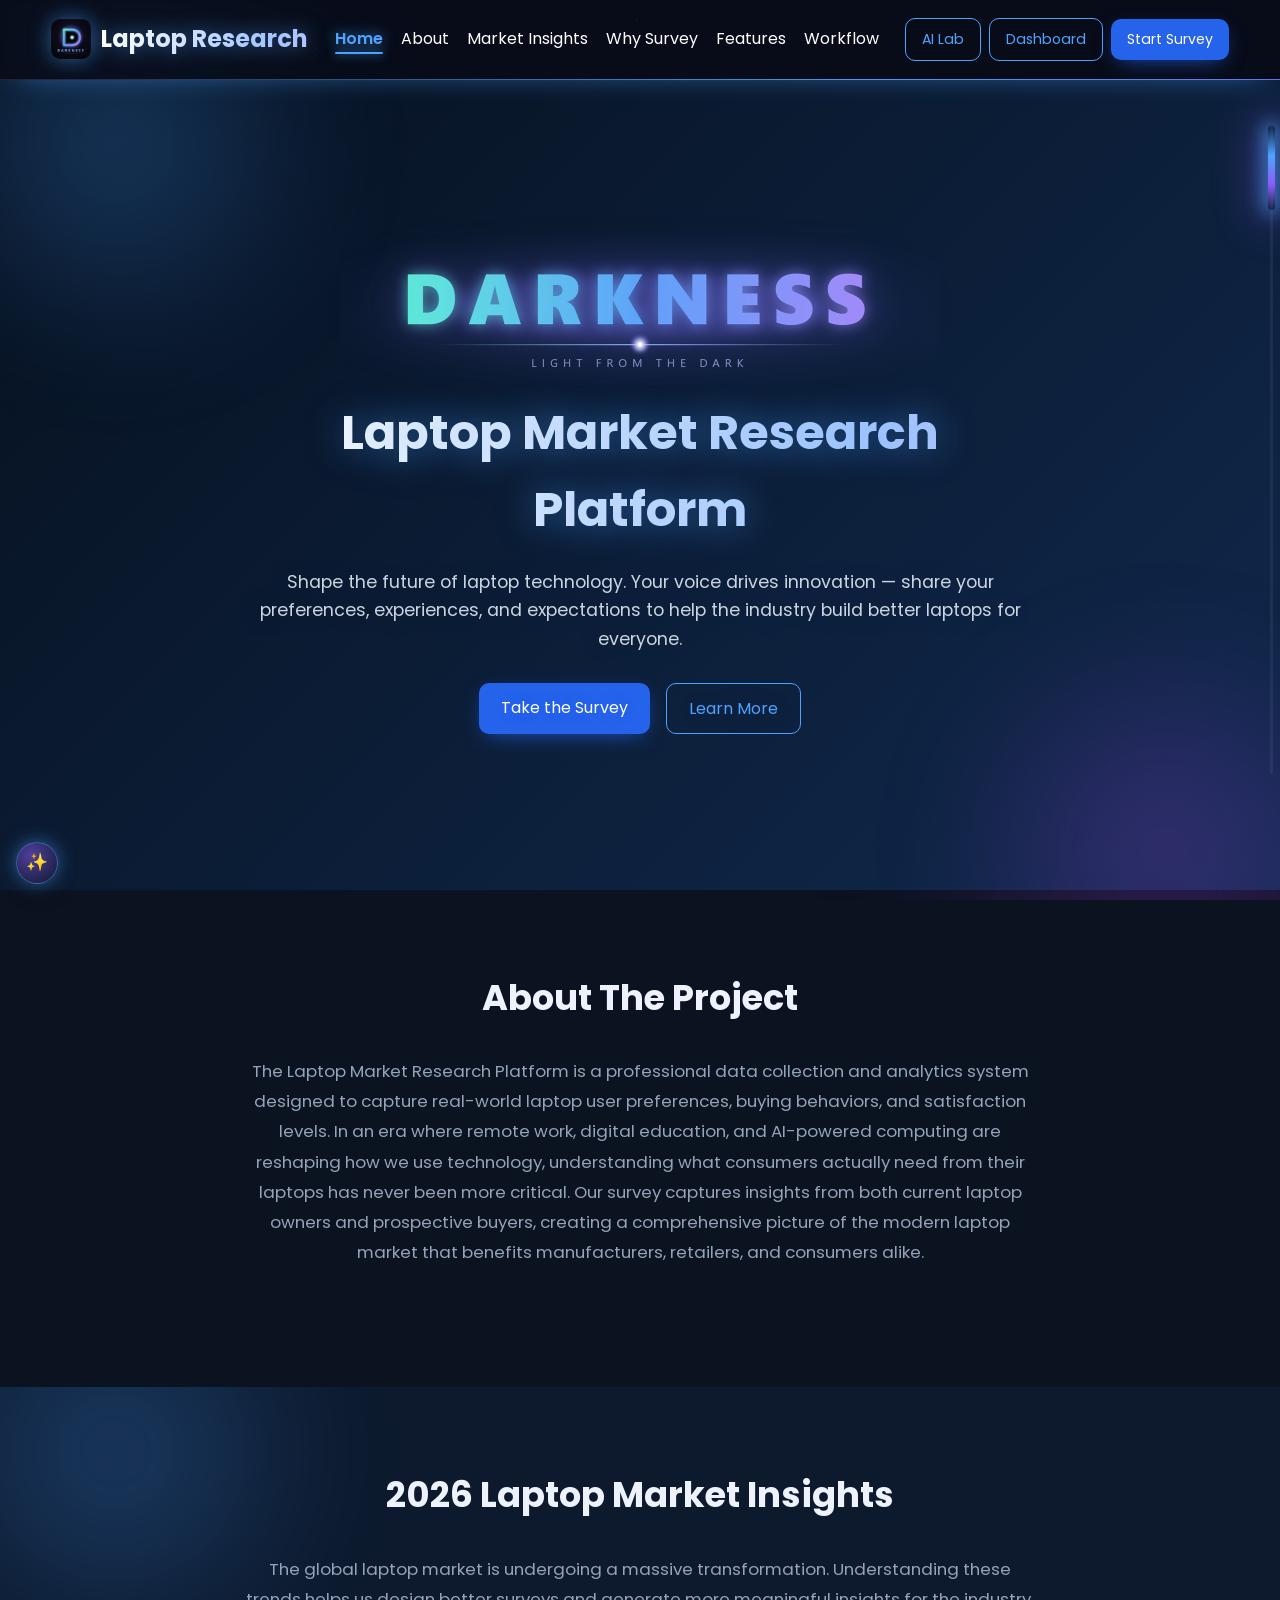
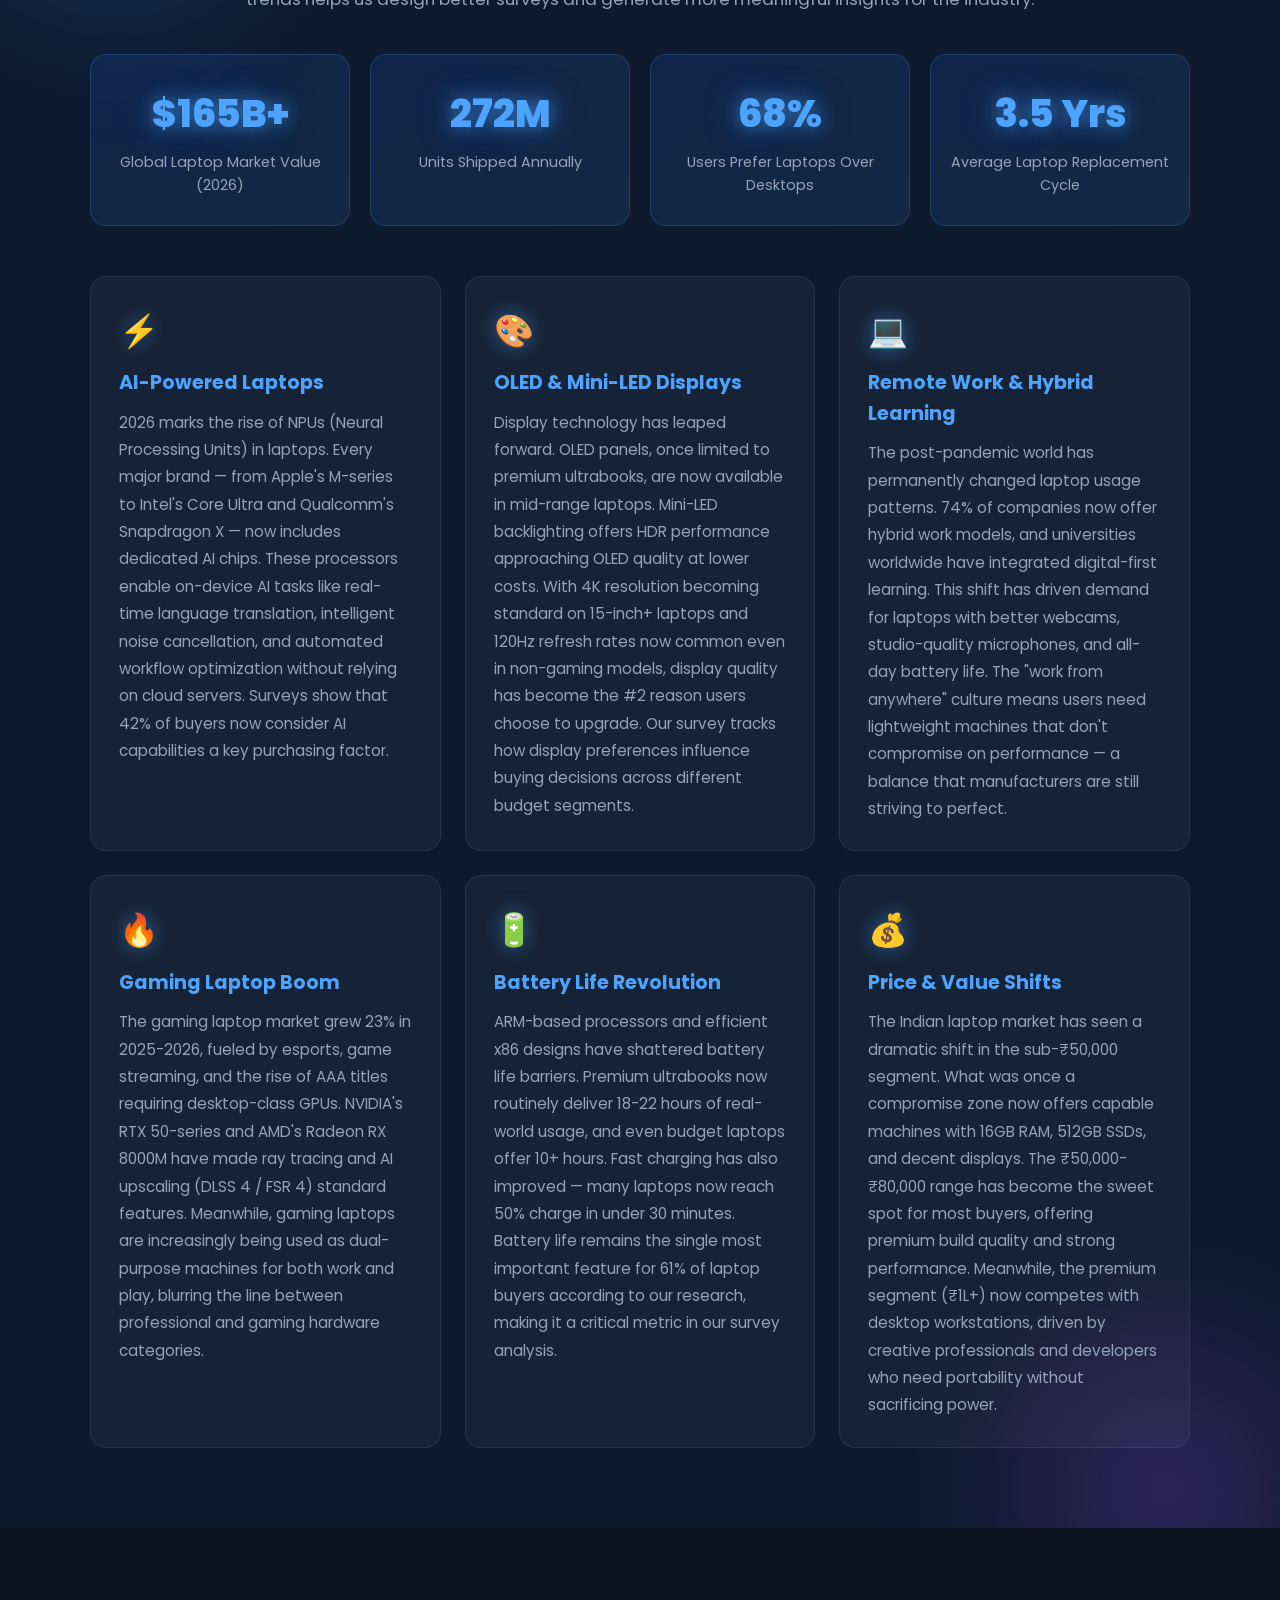
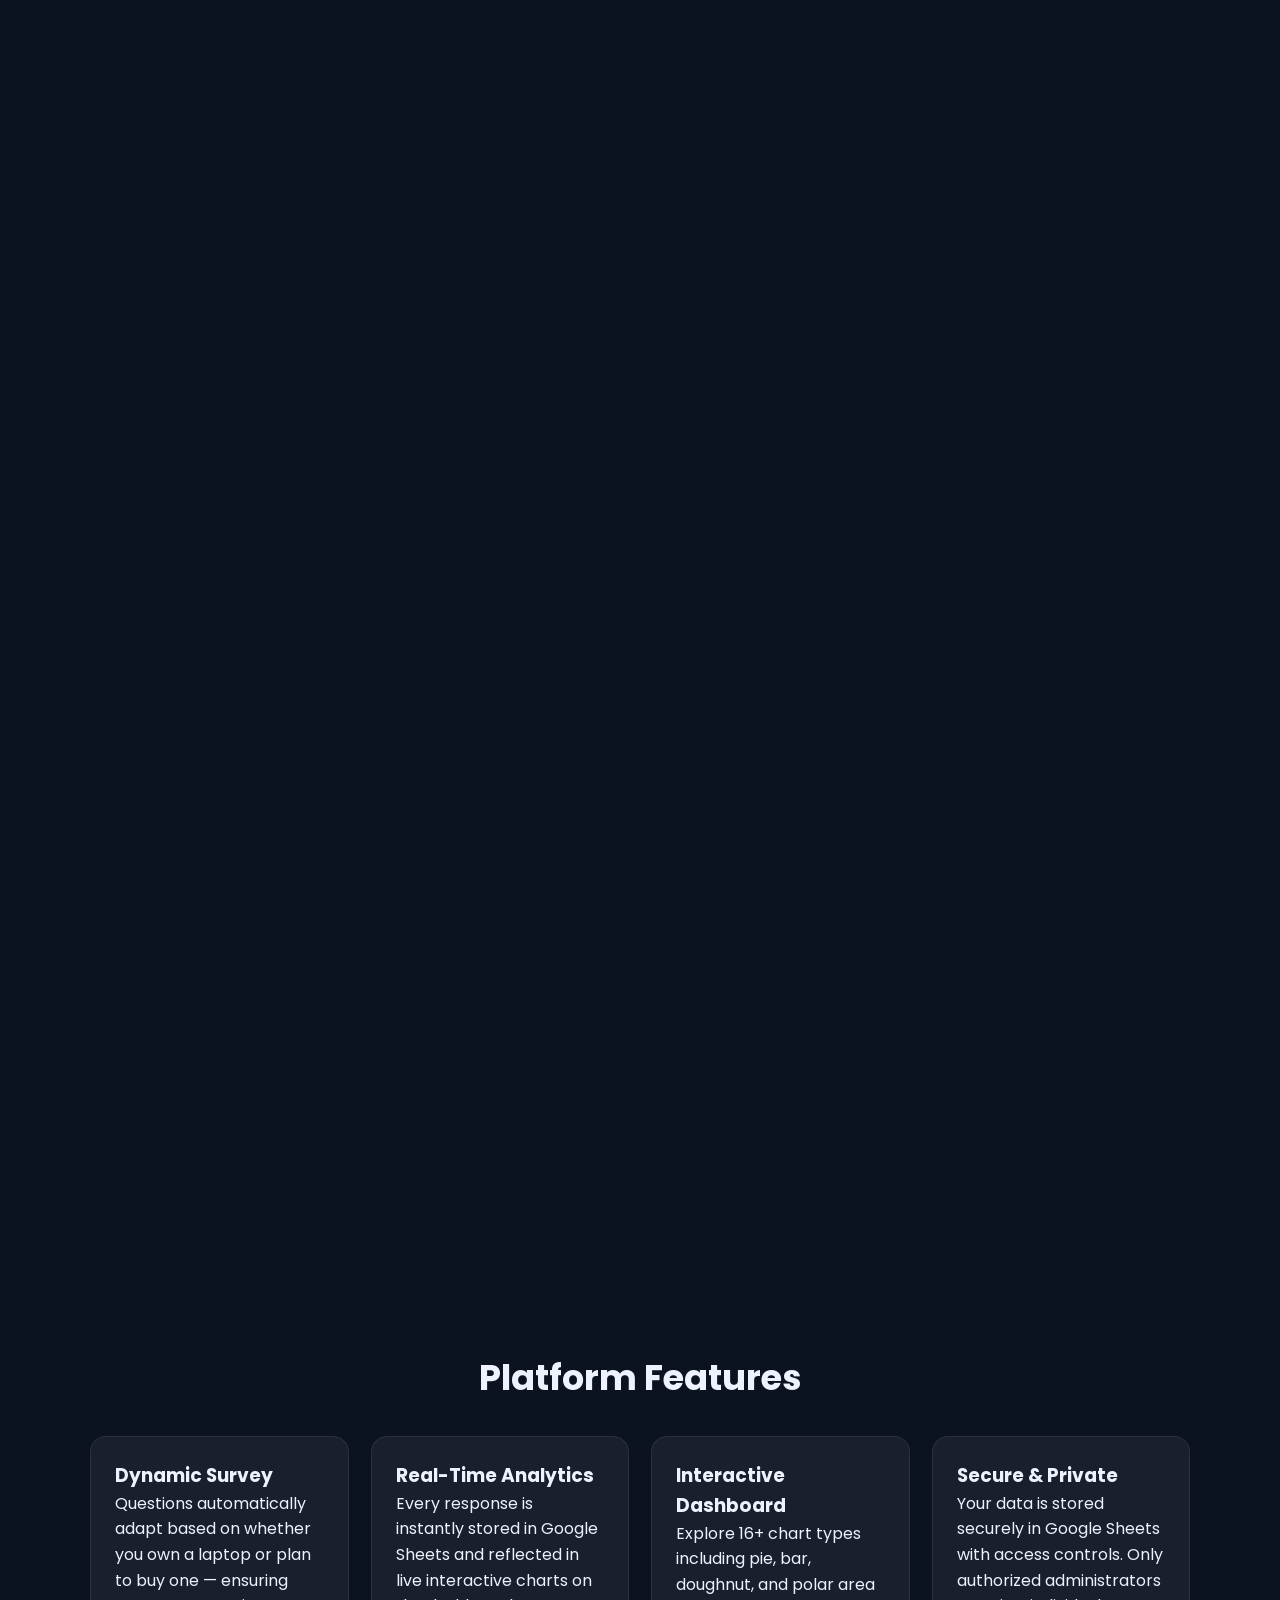
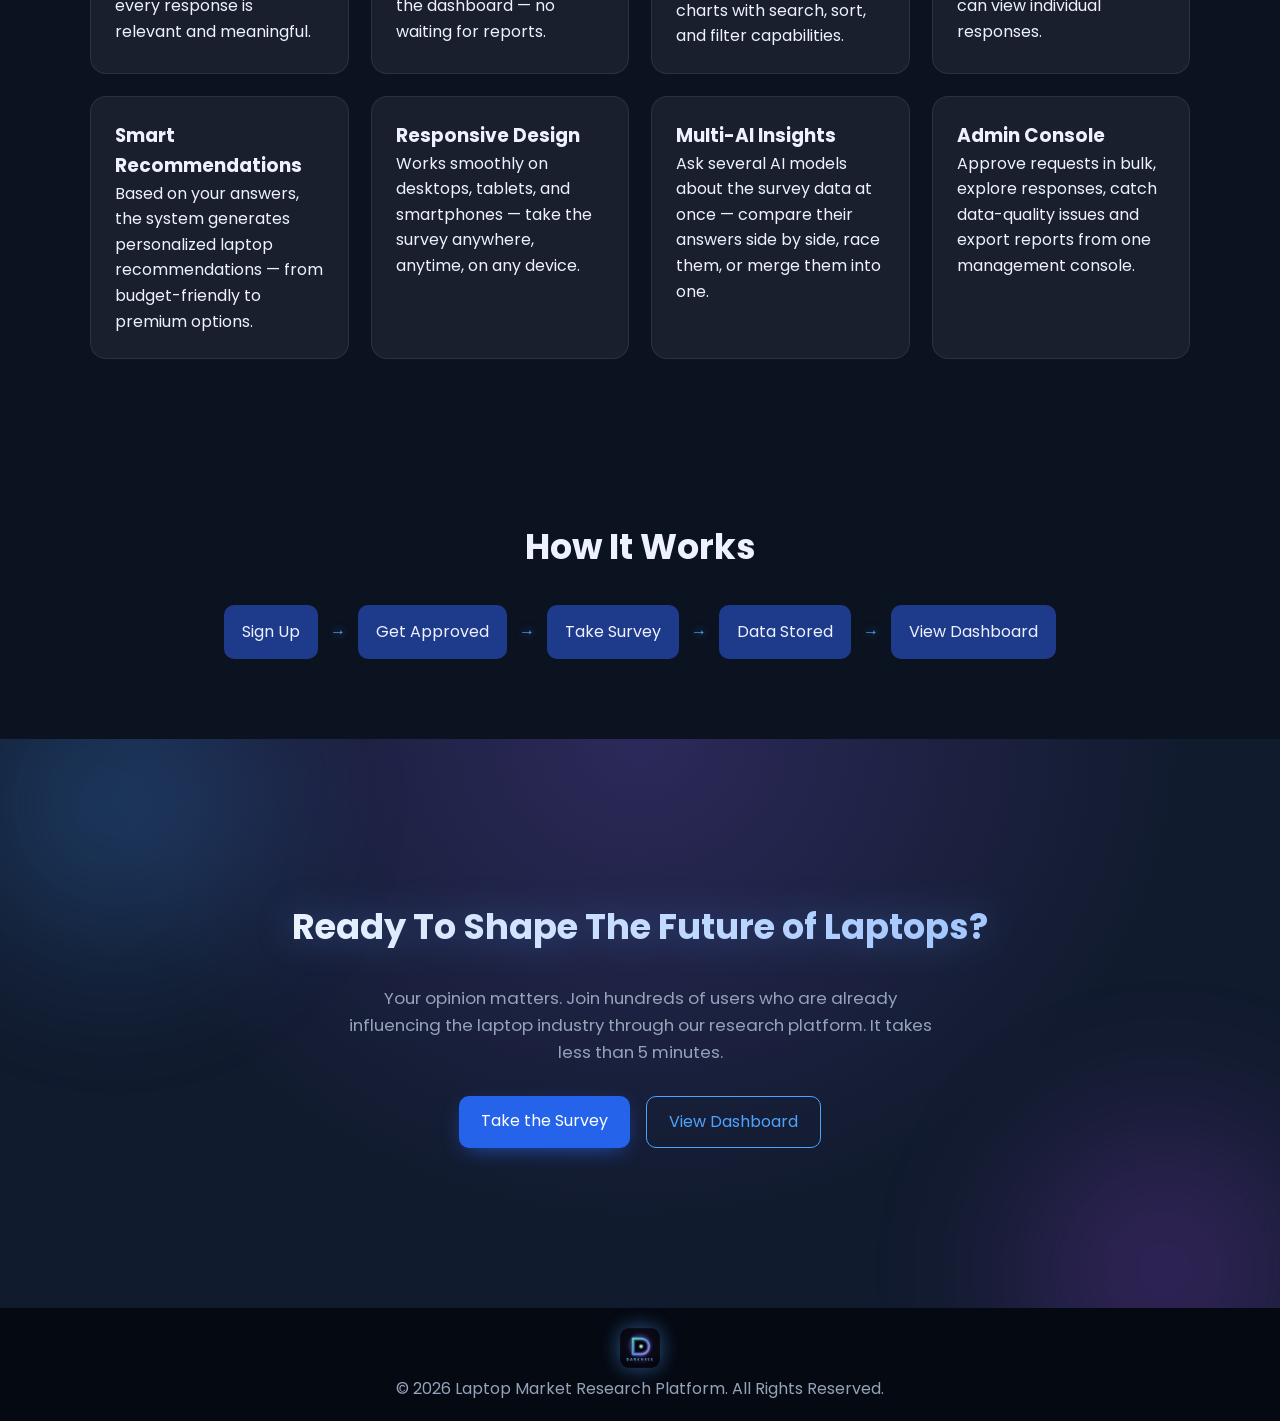
<file: index.html>
<!DOCTYPE html>
<html lang="en">

<head>
    <meta charset="UTF-8">
    <meta name="viewport" content="width=device-width, initial-scale=1.0">
    <title>Laptop Market Research</title>
    <link rel="stylesheet" href="css/style.css">
    <link rel="stylesheet" href="css/effects.css">
    <link rel="icon" type="image/png" sizes="32x32" href="assets/favicon-32.png">
    <link rel="apple-touch-icon" href="assets/apple-touch-icon.png">
    <meta name="theme-color" content="#08111f">
    <meta name="description" content="Darkness - Light from the dark. Laptop market research: take the survey, explore live analytics, and ask several AIs about the data.">
    <meta property="og:type" content="website">
    <meta property="og:site_name" content="Darkness">
    <meta property="og:title" content="Darkness - Laptop Market Research">
    <meta property="og:description" content="Light from the dark. Take the survey, explore live analytics and compare AI insights.">
    <meta property="og:image" content="https://hitmancoder6961234-coder.github.io/Darkness/assets/og-image.png">
    <meta property="og:url" content="https://hitmancoder6961234-coder.github.io/Darkness/">
    <meta name="twitter:card" content="summary_large_image">
    <meta name="twitter:image" content="https://hitmancoder6961234-coder.github.io/Darkness/assets/og-image.png">
    <link rel="preconnect" href="https://fonts.googleapis.com">
    <link rel="preconnect" href="https://fonts.gstatic.com" crossorigin>
    <link href="https://fonts.googleapis.com/css2?family=Poppins:wght@300;400;500;600;700;800&display=swap" rel="stylesheet">
</head>

<body>

    <!-- Navigation -->
    <nav>
        <a class="brand-link" href="#home" aria-label="Darkness - Laptop Research, back to top">
            <img class="brand-mark" src="assets/icon-96.png" alt="" width="40" height="40">
            <span class="logo">Laptop Research</span>
        </a>
        <ul>
            <li><a href="#home">Home</a></li>
            <li><a href="#about">About</a></li>
            <li><a href="#market">Market Insights</a></li>
            <li><a href="#why-survey">Why Survey</a></li>
            <li><a href="#features">Features</a></li>
            <li><a href="#workflow">Workflow</a></li>
        </ul>
        <div class="nav-actions">
            <a href="ai.html" class="btn-secondary">AI Lab</a>
            <a href="dashboard.html" class="btn-secondary">Dashboard</a>
            <a href="survey.html" class="btn">Start Survey</a>
        </div>
    </nav>

    <!-- Hero -->
    <section id="home" class="hero">
        <div class="hero-content">
            <img class="brand-banner" src="assets/darkness-banner.png" alt="Darkness - Light from the dark" width="1200" height="300">
            <h1>Laptop Market Research Platform</h1>
            <p>Shape the future of laptop technology. Your voice drives innovation — share your preferences, experiences, and expectations to help the industry build better laptops for everyone.</p>
            <div class="buttons">
                <a href="survey.html" class="primary">Take the Survey</a>
                <a href="#about" class="secondary">Learn More</a>
            </div>
        </div>
    </section>

    <!-- About -->
    <section id="about">
        <div class="container">
            <h2>About The Project</h2>
            <p class="section-desc">The Laptop Market Research Platform is a professional data collection and analytics system designed to capture real-world laptop user preferences, buying behaviors, and satisfaction levels. In an era where remote work, digital education, and AI-powered computing are reshaping how we use technology, understanding what consumers actually need from their laptops has never been more critical. Our survey captures insights from both current laptop owners and prospective buyers, creating a comprehensive picture of the modern laptop market that benefits manufacturers, retailers, and consumers alike.</p>
        </div>
    </section>

    <!-- Market Insights -->
    <section id="market" class="market-section">
        <div class="container">
            <h2>2026 Laptop Market Insights</h2>
            <p class="section-desc">The global laptop market is undergoing a massive transformation. Understanding these trends helps us design better surveys and generate more meaningful insights for the industry.</p>
            <div class="stats-row">
                <div class="stat-card">
                    <div class="stat-number">$165B+</div>
                    <div class="stat-label">Global Laptop Market Value (2026)</div>
                </div>
                <div class="stat-card">
                    <div class="stat-number">272M</div>
                    <div class="stat-label">Units Shipped Annually</div>
                </div>
                <div class="stat-card">
                    <div class="stat-number">68%</div>
                    <div class="stat-label">Users Prefer Laptops Over Desktops</div>
                </div>
                <div class="stat-card">
                    <div class="stat-number">3.5 Yrs</div>
                    <div class="stat-label">Average Laptop Replacement Cycle</div>
                </div>
            </div>

            <div class="trend-grid">
                <div class="trend-card">
                    <div class="trend-icon">&#9889;</div>
                    <h3>AI-Powered Laptops</h3>
                    <p>2026 marks the rise of NPUs (Neural Processing Units) in laptops. Every major brand — from Apple's M-series to Intel's Core Ultra and Qualcomm's Snapdragon X — now includes dedicated AI chips. These processors enable on-device AI tasks like real-time language translation, intelligent noise cancellation, and automated workflow optimization without relying on cloud servers. Surveys show that 42% of buyers now consider AI capabilities a key purchasing factor.</p>
                </div>
                <div class="trend-card">
                    <div class="trend-icon">&#127912;</div>
                    <h3>OLED & Mini-LED Displays</h3>
                    <p>Display technology has leaped forward. OLED panels, once limited to premium ultrabooks, are now available in mid-range laptops. Mini-LED backlighting offers HDR performance approaching OLED quality at lower costs. With 4K resolution becoming standard on 15-inch+ laptops and 120Hz refresh rates now common even in non-gaming models, display quality has become the #2 reason users choose to upgrade. Our survey tracks how display preferences influence buying decisions across different budget segments.</p>
                </div>
                <div class="trend-card">
                    <div class="trend-icon">&#128187;</div>
                    <h3>Remote Work & Hybrid Learning</h3>
                    <p>The post-pandemic world has permanently changed laptop usage patterns. 74% of companies now offer hybrid work models, and universities worldwide have integrated digital-first learning. This shift has driven demand for laptops with better webcams, studio-quality microphones, and all-day battery life. The "work from anywhere" culture means users need lightweight machines that don't compromise on performance — a balance that manufacturers are still striving to perfect.</p>
                </div>
                <div class="trend-card">
                    <div class="trend-icon">&#128293;</div>
                    <h3>Gaming Laptop Boom</h3>
                    <p>The gaming laptop market grew 23% in 2025-2026, fueled by esports, game streaming, and the rise of AAA titles requiring desktop-class GPUs. NVIDIA's RTX 50-series and AMD's Radeon RX 8000M have made ray tracing and AI upscaling (DLSS 4 / FSR 4) standard features. Meanwhile, gaming laptops are increasingly being used as dual-purpose machines for both work and play, blurring the line between professional and gaming hardware categories.</p>
                </div>
                <div class="trend-card">
                    <div class="trend-icon">&#128267;</div>
                    <h3>Battery Life Revolution</h3>
                    <p>ARM-based processors and efficient x86 designs have shattered battery life barriers. Premium ultrabooks now routinely deliver 18-22 hours of real-world usage, and even budget laptops offer 10+ hours. Fast charging has also improved — many laptops now reach 50% charge in under 30 minutes. Battery life remains the single most important feature for 61% of laptop buyers according to our research, making it a critical metric in our survey analysis.</p>
                </div>
                <div class="trend-card">
                    <div class="trend-icon">&#128176;</div>
                    <h3>Price & Value Shifts</h3>
                    <p>The Indian laptop market has seen a dramatic shift in the sub-₹50,000 segment. What was once a compromise zone now offers capable machines with 16GB RAM, 512GB SSDs, and decent displays. The ₹50,000-₹80,000 range has become the sweet spot for most buyers, offering premium build quality and strong performance. Meanwhile, the premium segment (₹1L+) now competes with desktop workstations, driven by creative professionals and developers who need portability without sacrificing power.</p>
                </div>
            </div>
        </div>
    </section>

    <!-- Why Survey Matters -->
    <section id="why-survey" class="why-section">
        <div class="container">
            <h2>Why Your Survey Response Matters</h2>
            <p class="section-desc">Every response contributes to a dataset that shapes real decisions. Here's how your input makes a difference in the laptop industry.</p>
            <div class="why-grid">
                <div class="why-card">
                    <div class="why-number">01</div>
                    <h3>Influence Product Design</h3>
                    <p>Laptop manufacturers analyze market research data to decide which features to prioritize. When thousands of users report that battery life matters more than thinness, or that keyboard quality is a dealbreaker, companies listen. Your survey response directly contributes to the next generation of laptop designs, ensuring that real user needs — not just marketing assumptions — drive product development.</p>
                </div>
                <div class="why-card">
                    <div class="why-number">02</div>
                    <h3>Improve Pricing Strategies</h3>
                    <p>Understanding what consumers are willing to pay for specific features helps brands create better value propositions. Our data on budget expectations, feature priorities, and brand preferences across different price segments helps the industry offer more competitive pricing. When survey data shows that buyers want 16GB RAM as standard in the ₹50K segment, manufacturers respond by adjusting their product lines.</p>
                </div>
                <div class="why-card">
                    <div class="why-number">03</div>
                    <h3>Track Satisfaction & Pain Points</h3>
                    <p>Current laptop owners report their real problems — overheating, slow performance, poor battery degradation, keyboard failures, and software bloat. These insights are invaluable for identifying recurring quality issues across brands and models. By aggregating satisfaction data, we can highlight which brands consistently deliver on their promises and which ones fall short, helping future buyers make informed decisions.</p>
                </div>
                <div class="why-card">
                    <div class="why-number">04</div>
                    <h3>Support Academic Research</h3>
                    <p>Our anonymized dataset is used by researchers studying consumer behavior, technology adoption patterns, and digital inclusion. The data helps academic institutions understand how laptop access impacts education outcomes, how digital literacy varies across demographics, and how technology preferences evolve over time. Your participation contributes to peer-reviewed research that benefits society beyond the commercial realm.</p>
                </div>
            </div>
        </div>
    </section>

    <!-- Features -->
    <section id="features">
        <div class="container">
            <h2>Platform Features</h2>
            <div class="cards">
                <div class="card">
                    <h3>Dynamic Survey</h3>
                    <p>Questions automatically adapt based on whether you own a laptop or plan to buy one — ensuring every response is relevant and meaningful.</p>
                </div>
                <div class="card">
                    <h3>Real-Time Analytics</h3>
                    <p>Every response is instantly stored in Google Sheets and reflected in live interactive charts on the dashboard — no waiting for reports.</p>
                </div>
                <div class="card">
                    <h3>Interactive Dashboard</h3>
                    <p>Explore 16+ chart types including pie, bar, doughnut, and polar area charts with search, sort, and filter capabilities.</p>
                </div>
                <div class="card">
                    <h3>Secure & Private</h3>
                    <p>Your data is stored securely in Google Sheets with access controls. Only authorized administrators can view individual responses.</p>
                </div>
                <div class="card">
                    <h3>Smart Recommendations</h3>
                    <p>Based on your answers, the system generates personalized laptop recommendations — from budget-friendly to premium options.</p>
                </div>
                <div class="card">
                    <h3>Responsive Design</h3>
                    <p>Works smoothly on desktops, tablets, and smartphones — take the survey anywhere, anytime, on any device.</p>
                </div>
                <div class="card">
                    <h3>Multi-AI Insights</h3>
                    <p>Ask several AI models about the survey data at once — compare their answers side by side, race them, or merge them into one.</p>
                </div>
                <div class="card">
                    <h3>Admin Console</h3>
                    <p>Approve requests in bulk, explore responses, catch data-quality issues and export reports from one management console.</p>
                </div>
            </div>
        </div>
    </section>

    <!-- Workflow -->
    <section id="workflow">
        <div class="container">
            <h2>How It Works</h2>
            <div class="flow">
                <div>Sign Up</div>
                <span>&#8594;</span>
                <div>Get Approved</div>
                <span>&#8594;</span>
                <div>Take Survey</div>
                <span>&#8594;</span>
                <div>Data Stored</div>
                <span>&#8594;</span>
                <div>View Dashboard</div>
            </div>
        </div>
    </section>

    <!-- Call To Action -->
    <section class="cta">
        <div class="container">
            <h2>Ready To Shape The Future of Laptops?</h2>
            <p>Your opinion matters. Join hundreds of users who are already influencing the laptop industry through our research platform. It takes less than 5 minutes.</p>
            <div class="buttons">
                <a href="survey.html" class="primary">Take the Survey</a>
                <a href="dashboard.html" class="secondary">View Dashboard</a>
            </div>
        </div>
    </section>

    <!-- Footer -->
    <footer>
        <img class="brand-mark brand-mark--footer" src="assets/icon-96.png" alt="Darkness" width="44" height="44">
        <p>&copy; 2026 Laptop Market Research Platform. All Rights Reserved.</p>
    </footer>

    <script src="js/main.js"></script>
    <script src="js/effects.js" defer></script>

</body>

</html>
</file>
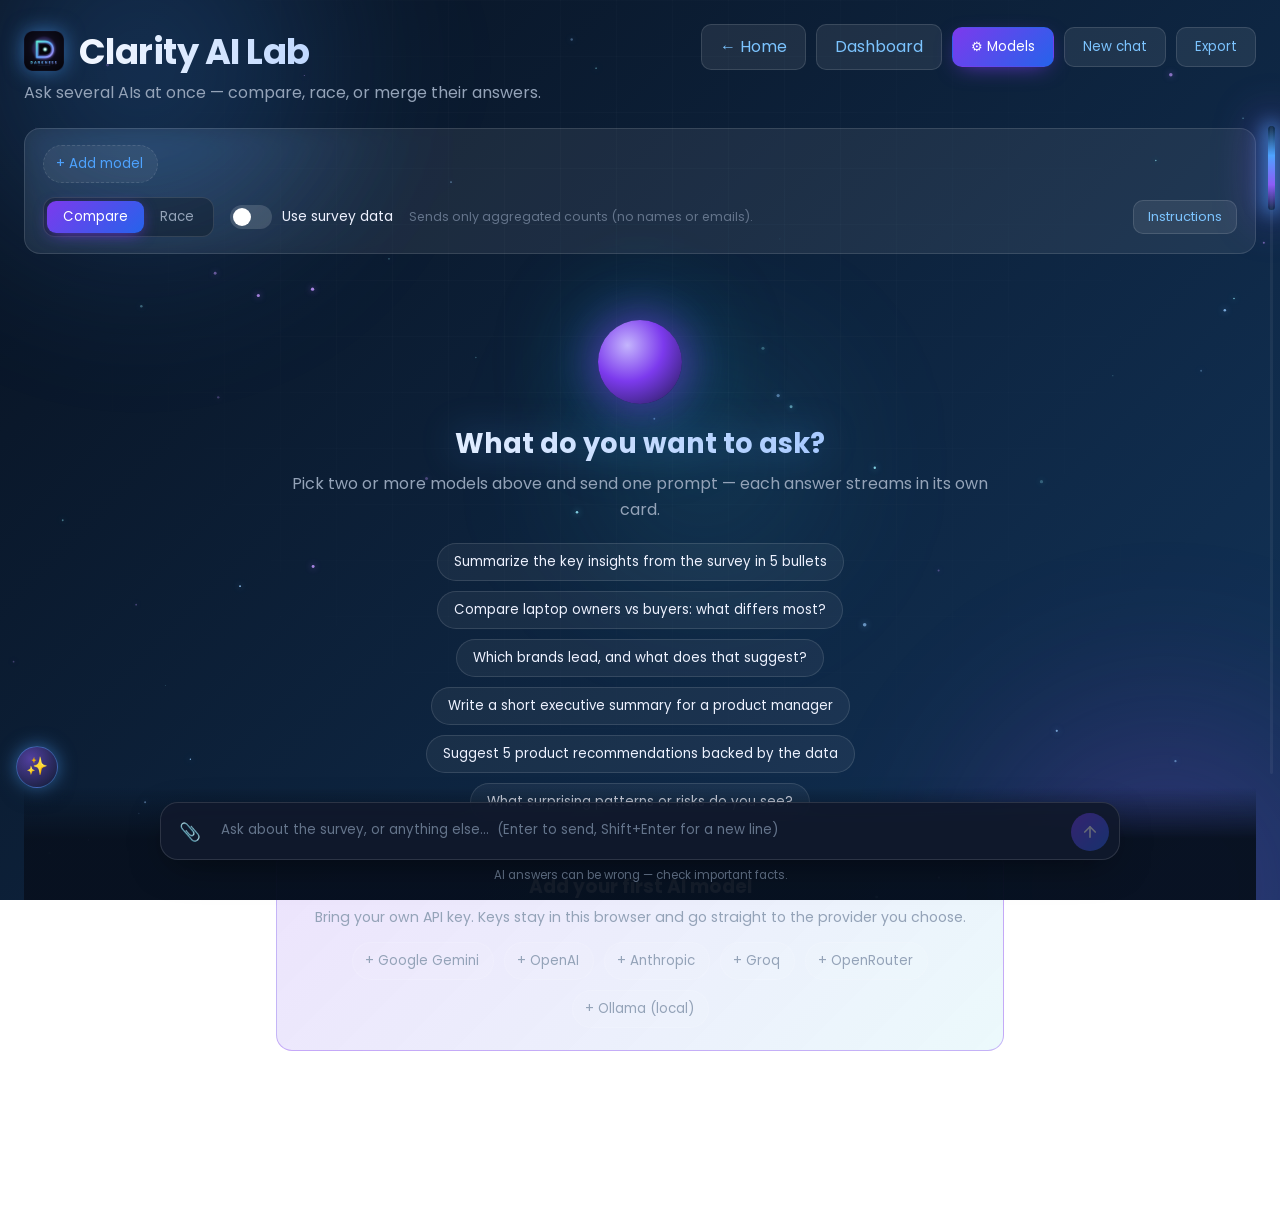
<file: ai.html>
<!DOCTYPE html>
<html lang="en">

<head>
    <meta charset="UTF-8">
    <meta name="viewport" content="width=device-width, initial-scale=1.0">
    <title>Clarity AI Lab | Laptop Market Research</title>
    <link rel="stylesheet" href="css/ai.css">
    <link rel="stylesheet" href="css/effects.css">
    <link rel="icon" type="image/png" sizes="32x32" href="assets/favicon-32.png">
    <link rel="apple-touch-icon" href="assets/apple-touch-icon.png">
    <meta name="theme-color" content="#08111f">
    <meta name="robots" content="noindex, nofollow">
    <link rel="stylesheet" href="css/auth.css">
    <link rel="preconnect" href="https://fonts.googleapis.com">
    <link rel="preconnect" href="https://fonts.gstatic.com" crossorigin>
    <link href="https://fonts.googleapis.com/css2?family=Poppins:wght@300;400;500;600;700;800&display=swap" rel="stylesheet">
</head>

<body>
    <a class="skip-link" href="#composerInput">Skip to message box</a>

    <div class="lab">

        <!-- Header -->
        <header class="lab-header">
            <div class="lab-title">
                <h1><img class="brand-mark brand-mark--inline" src="assets/icon-96.png" alt="" width="40" height="40">Clarity AI Lab</h1>
                <p>Ask several AIs at once &mdash; compare, race, or merge their answers.</p>
            </div>
            <div class="lab-actions">
                <a href="index.html" class="back-link">&#8592; Home</a>
                <a href="dashboard.html" class="back-link">Dashboard</a>
                <button type="button" id="manageBtn" class="lab-btn lab-btn--primary">&#9881; Models</button>
                <button type="button" id="newChatBtn" class="lab-btn">New chat</button>
                <button type="button" id="exportBtn" class="lab-btn">Export</button>
            </div>
        </header>

        <!-- Models + options -->
        <section class="lab-bar" aria-label="Models and options">
            <div class="lab-bar__row">
                <div class="chips" id="modelChips" role="group" aria-label="Choose which models to ask"></div>
            </div>
            <div class="lab-bar__row lab-bar__row--options">
                <div class="segmented" role="radiogroup" aria-label="Answer mode">
                    <button type="button" class="segmented__opt" role="radio" data-mode="compare" aria-checked="true" title="Every model answers; compare side by side">Compare</button>
                    <button type="button" class="segmented__opt" role="radio" data-mode="race" aria-checked="false" title="First complete answer wins; the rest are stopped">Race</button>
                </div>
                <label class="switch" for="useSurvey">
                    <input type="checkbox" id="useSurvey">
                    <span class="switch__track" aria-hidden="true"></span>
                    <span class="switch__label">Use survey data</span>
                </label>
                <span class="hint" id="surveyState">Sends only aggregated counts (no names or emails).</span>
                <button type="button" id="instrBtn" class="lab-btn lab-btn--ghost" aria-expanded="false" aria-controls="instrWrap">Instructions</button>
            </div>
            <div id="instrWrap" class="instr" hidden>
                <label for="instructions" class="sr-only">Custom instructions sent to every model</label>
                <textarea id="instructions" rows="2" maxlength="1500" placeholder="Optional instructions for every model, e.g. &quot;Answer for a college student audience&quot; or &quot;Reply in Hinglish&quot;."></textarea>
            </div>
        </section>

        <!-- Conversation -->
        <main id="conversation" class="conversation" role="log" aria-live="off" aria-label="Conversation">
            <div class="empty" id="emptyState">
                <div class="empty__orb" aria-hidden="true"></div>
                <h2>What do you want to ask?</h2>
                <p>Pick two or more models above and send one prompt &mdash; each answer streams in its own card.</p>
                <div class="empty__chips" id="quickPrompts"></div>
                <div class="onboard" id="onboard" hidden>
                    <h3>Add your first AI model</h3>
                    <p>Bring your own API key. Keys stay in this browser and go straight to the provider you choose.</p>
                    <div class="onboard__btns" id="onboardBtns"></div>
                </div>
            </div>
        </main>

        <div id="liveStatus" class="sr-only" role="status" aria-live="polite"></div>

        <!-- Composer -->
        <div class="composer-wrap">
            <div class="composer-card" id="composerCard">
                <div class="composer-card__files" id="fileChips"></div>
                <div class="composer-card__row">
                    <button type="button" id="attachBtn" class="icon-btn" aria-label="Attach a text file (txt, md, csv, json)" title="Attach a text file">&#128206;</button>
                    <input type="file" id="fileInput" accept=".txt,.md,.csv,.tsv,.json,.log,text/plain,text/csv,application/json" multiple hidden>
                    <textarea id="composerInput" rows="1" aria-label="Message input" placeholder="Ask about the survey, or anything else&hellip;  (Enter to send, Shift+Enter for a new line)"></textarea>
                    <button type="button" id="sendBtn" class="send-btn" aria-label="Send message" disabled>
                        <svg viewBox="0 0 24 24" width="18" height="18" fill="none" stroke="currentColor" stroke-width="2.2" stroke-linecap="round" stroke-linejoin="round" aria-hidden="true"><path d="M12 19V5"/><path d="M5 12l7-7 7 7"/></svg>
                    </button>
                </div>
            </div>
            <div class="composer-hint" id="composerHint">AI answers can be wrong &mdash; check important facts.</div>
        </div>
    </div>

    <div id="modalRoot"></div>
    <div id="toasts" class="toasts" role="region" aria-label="Notifications"></div>

    <script src="js/auth.js?v=2"></script>
    <script src="js/ai/providers.js"></script>
    <script src="js/ai/stream.js"></script>
    <script src="js/ai/markdown.js"></script>
    <script src="js/ai/prompts.js"></script>
    <script src="js/ai/store.js"></script>
    <script src="js/ai/app.js"></script>
    <script src="js/effects.js" defer></script>
</body>

</html>
</file>
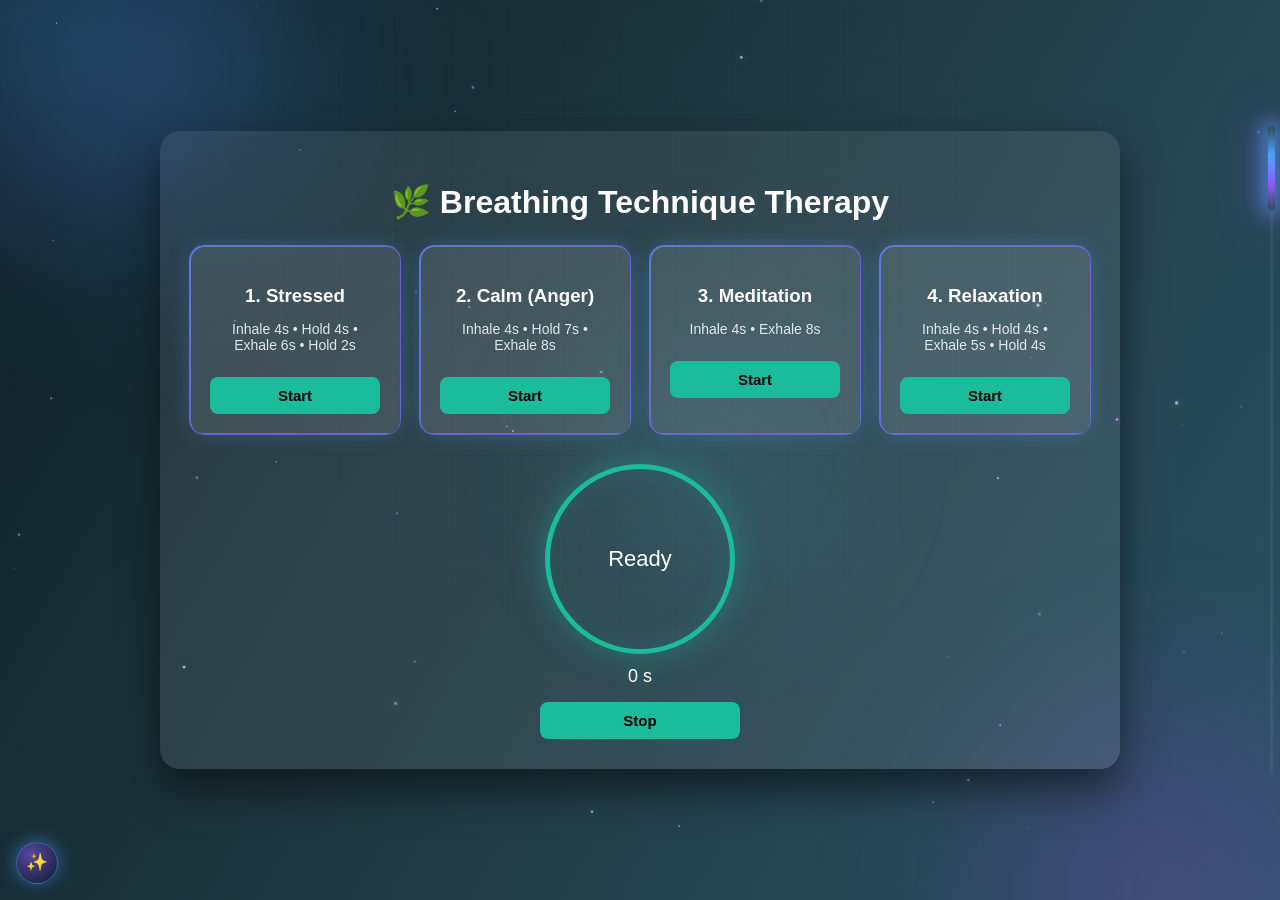
<file: breathing.html>
<!DOCTYPE html>
<html lang="en">
<head>
<meta charset="UTF-8">
<title>Professional Breathing App</title>
<meta name="viewport" content="width=device-width, initial-scale=1.0">

<style>
body {
  margin: 0;
  font-family: "Segoe UI", sans-serif;
  background: linear-gradient(120deg,#0f2027,#203a43,#2c5364);
  min-height: 100vh;
  display: flex;
  justify-content: center;
  align-items: center;
  color: white;
}

.container {
  width: 900px;
  background: rgba(255,255,255,0.08);
  padding: 30px;
  border-radius: 20px;
  box-shadow: 0 20px 40px rgba(0,0,0,0.5);
}

h1 {
  text-align: center;
  margin-bottom: 25px;
}

.sections {
  display: grid;
  grid-template-columns: repeat(auto-fit,minmax(200px,1fr));
  gap: 20px;
}

.card {
  background: rgba(255,255,255,0.1);
  padding: 20px;
  border-radius: 15px;
  text-align: center;
  transition: 0.3s;
}

.card:hover {
  transform: scale(1.05);
}

.card h3 {
  margin-bottom: 10px;
}

.card p {
  font-size: 14px;
  opacity: 0.85;
}

button {
  margin-top: 10px;
  padding: 10px;
  width: 100%;
  border: none;
  border-radius: 8px;
  font-size: 15px;
  cursor: pointer;
  background: #1abc9c;
  font-weight: bold;
}

button:hover {
  background: #16a085;
}

.center {
  margin-top: 30px;
  text-align: center;
}

.circle {
  width: 180px;
  height: 180px;
  border-radius: 50%;
  border: 5px solid #1abc9c;
  margin: auto;
  display: flex;
  justify-content: center;
  align-items: center;
  font-size: 22px;
}

.timer {
  margin-top: 12px;
  font-size: 18px;
}
</style>
<link rel="stylesheet" href="css/effects.css">
<link rel="icon" type="image/png" sizes="32x32" href="assets/favicon-32.png">
<link rel="apple-touch-icon" href="assets/apple-touch-icon.png">
</head>

<body>

<div class="container">
<h1>🌿 Breathing Technique Therapy</h1>

<div class="sections">

<div class="card">
<h3>1. Stressed</h3>
<p>Inhale 4s • Hold 4s • Exhale 6s • Hold 2s</p>
<button onclick="startBreathing('stressed')">Start</button>
</div>

<div class="card">
<h3>2. Calm (Anger)</h3>
<p>Inhale 4s • Hold 7s • Exhale 8s</p>
<button onclick="startBreathing('calm')">Start</button>
</div>

<div class="card">
<h3>3. Meditation</h3>
<p>Inhale 4s • Exhale 8s</p>
<button onclick="startBreathing('meditation')">Start</button>
</div>

<div class="card">
<h3>4. Relaxation</h3>
<p>Inhale 4s • Hold 4s • Exhale 5s • Hold 4s</p>
<button onclick="startBreathing('relaxation')">Start</button>
</div>

</div>

<div class="center">
  <div class="circle" id="text">Ready</div>
  <div class="timer" id="timer">0 s</div>
  <button style="width:200px;margin-top:15px" onclick="stopBreathing()">Stop</button>
</div>

</div>

<script>
let interval;

const patterns = {
  stressed: [
    { text: "Inhale", time: 4 },
    { text: "Hold", time: 4 },
    { text: "Exhale", time: 6 },
    { text: "Hold", time: 2 }
  ],
  calm: [
    { text: "Inhale", time: 4 },
    { text: "Hold", time: 7 },
    { text: "Exhale", time: 8 }
  ],
  meditation: [
    { text: "Inhale", time: 4 },
    { text: "Exhale", time: 8 }
  ],
  relaxation: [
    { text: "Inhale", time: 4 },
    { text: "Hold", time: 4 },
    { text: "Exhale", time: 5 },
    { text: "Hold", time: 4 }
  ]
};

function startBreathing(mode) {
  stopBreathing();

  const steps = patterns[mode];
  const text = document.getElementById("text");
  const timer = document.getElementById("timer");

  let stepIndex = 0;

  function runStep() {
    let step = steps[stepIndex];
    let count = step.time;

    text.innerText = step.text;
    timer.innerText = count + " s";

    interval = setInterval(() => {
      count--;
      timer.innerText = count + " s";

      if (count <= 0) {
        clearInterval(interval);
        stepIndex = (stepIndex + 1) % steps.length;
        runStep();
      }
    }, 1000);
  }

  runStep();
}

function stopBreathing() {
  clearInterval(interval);
  document.getElementById("text").innerText = "Stopped";
  document.getElementById("timer").innerText = "0 s";
}
</script>

<script src="js/effects.js" defer></script>
</body>
</html>
</file>
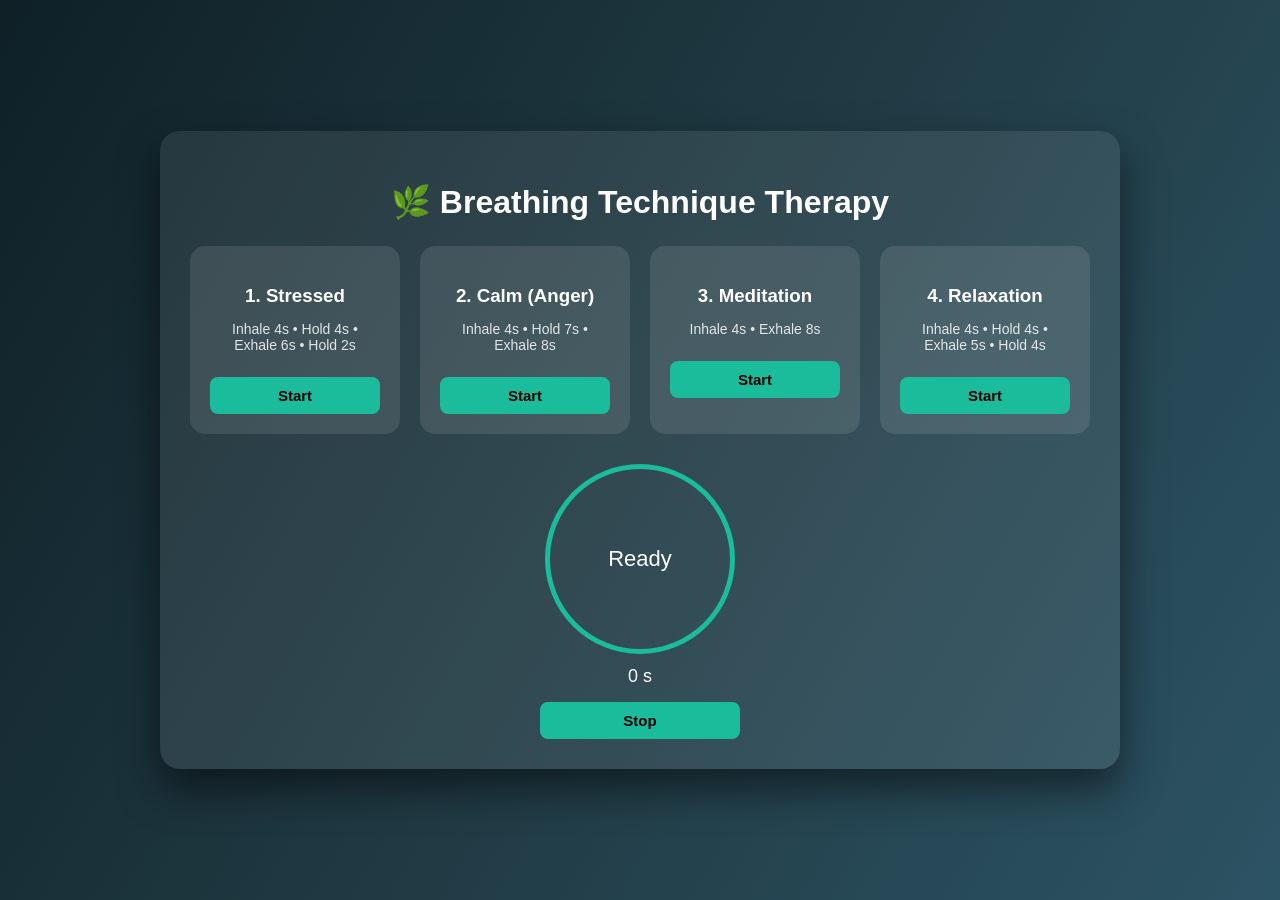
<file: My web.html>
<!DOCTYPE html>
<html lang="en">
<head>
<meta charset="UTF-8">
<title>Professional Breathing App</title>
<meta name="viewport" content="width=device-width, initial-scale=1.0">

<style>
body {
  margin: 0;
  font-family: "Segoe UI", sans-serif;
  background: linear-gradient(120deg,#0f2027,#203a43,#2c5364);
  min-height: 100vh;
  display: flex;
  justify-content: center;
  align-items: center;
  color: white;
}

.container {
  width: 900px;
  background: rgba(255,255,255,0.08);
  padding: 30px;
  border-radius: 20px;
  box-shadow: 0 20px 40px rgba(0,0,0,0.5);
}

h1 {
  text-align: center;
  margin-bottom: 25px;
}

.sections {
  display: grid;
  grid-template-columns: repeat(auto-fit,minmax(200px,1fr));
  gap: 20px;
}

.card {
  background: rgba(255,255,255,0.1);
  padding: 20px;
  border-radius: 15px;
  text-align: center;
  transition: 0.3s;
}

.card:hover {
  transform: scale(1.05);
}

.card h3 {
  margin-bottom: 10px;
}

.card p {
  font-size: 14px;
  opacity: 0.85;
}

button {
  margin-top: 10px;
  padding: 10px;
  width: 100%;
  border: none;
  border-radius: 8px;
  font-size: 15px;
  cursor: pointer;
  background: #1abc9c;
  font-weight: bold;
}

button:hover {
  background: #16a085;
}

.center {
  margin-top: 30px;
  text-align: center;
}

.circle {
  width: 180px;
  height: 180px;
  border-radius: 50%;
  border: 5px solid #1abc9c;
  margin: auto;
  display: flex;
  justify-content: center;
  align-items: center;
  font-size: 22px;
}

.timer {
  margin-top: 12px;
  font-size: 18px;
}
</style>
</head>

<body>

<div class="container">
<h1>🌿 Breathing Technique Therapy</h1>

<div class="sections">

<div class="card">
<h3>1. Stressed</h3>
<p>Inhale 4s • Hold 4s • Exhale 6s • Hold 2s</p>
<button onclick="startBreathing('stressed')">Start</button>
</div>

<div class="card">
<h3>2. Calm (Anger)</h3>
<p>Inhale 4s • Hold 7s • Exhale 8s</p>
<button onclick="startBreathing('calm')">Start</button>
</div>

<div class="card">
<h3>3. Meditation</h3>
<p>Inhale 4s • Exhale 8s</p>
<button onclick="startBreathing('meditation')">Start</button>
</div>

<div class="card">
<h3>4. Relaxation</h3>
<p>Inhale 4s • Hold 4s • Exhale 5s • Hold 4s</p>
<button onclick="startBreathing('relaxation')">Start</button>
</div>

</div>

<div class="center">
  <div class="circle" id="text">Ready</div>
  <div class="timer" id="timer">0 s</div>
  <button style="width:200px;margin-top:15px" onclick="stopBreathing()">Stop</button>
</div>

</div>

<script>
let interval;

const patterns = {
  stressed: [
    { text: "Inhale", time: 4 },
    { text: "Hold", time: 4 },
    { text: "Exhale", time: 6 },
    { text: "Hold", time: 2 }
  ],
  calm: [
    { text: "Inhale", time: 4 },
    { text: "Hold", time: 7 },
    { text: "Exhale", time: 8 }
  ],
  meditation: [
    { text: "Inhale", time: 4 },
    { text: "Exhale", time: 8 }
  ],
  relaxation: [
    { text: "Inhale", time: 4 },
    { text: "Hold", time: 4 },
    { text: "Exhale", time: 5 },
    { text: "Hold", time: 4 }
  ]
};

function startBreathing(mode) {
  stopBreathing();

  const steps = patterns[mode];
  const text = document.getElementById("text");
  const timer = document.getElementById("timer");

  let stepIndex = 0;

  function runStep() {
    let step = steps[stepIndex];
    let count = step.time;

    text.innerText = step.text;
    timer.innerText = count + " s";

    interval = setInterval(() => {
      count--;
      timer.innerText = count + " s";

      if (count <= 0) {
        clearInterval(interval);
        stepIndex = (stepIndex + 1) % steps.length;
        runStep();
      }
    }, 1000);
  }

  runStep();
}

function stopBreathing() {
  clearInterval(interval);
  document.getElementById("text").innerText = "Stopped";
  document.getElementById("timer").innerText = "0 s";
}
</script>

</body>
</html>
</file>
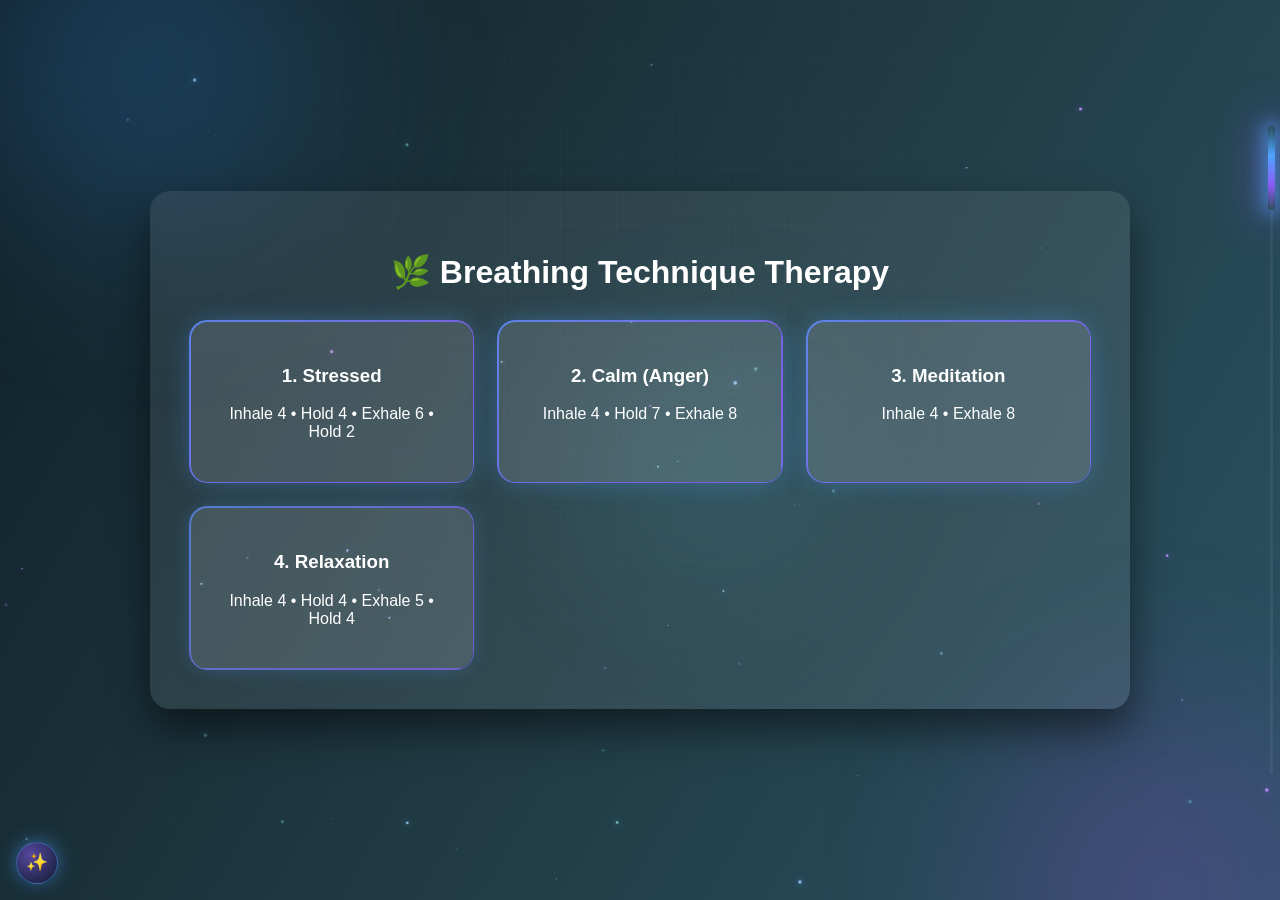
<file: OKAY.html>
<!DOCTYPE html>
<html lang="en">
<head>
<meta charset="UTF-8">
<title>Breathing Therapy App</title>
<meta name="viewport" content="width=device-width, initial-scale=1.0">

<style>
body {
  margin: 0;
  font-family: "Segoe UI", sans-serif;
  background: linear-gradient(120deg,#0f2027,#203a43,#2c5364);
  min-height: 100vh;
  display: flex;
  justify-content: center;
  align-items: center;
  color: white;
}

.container {
  width: 900px;
  background: rgba(255,255,255,0.08);
  padding: 40px;
  border-radius: 20px;
  box-shadow: 0 20px 40px rgba(0,0,0,0.5);
}

h1 { text-align:center; margin-bottom:30px; }
.hidden { display:none; }

.sections {
  display: grid;
  grid-template-columns: repeat(auto-fit,minmax(220px,1fr));
  gap: 25px;
}

.card {
  background: rgba(255,255,255,0.12);
  padding: 25px;
  border-radius: 18px;
  text-align: center;
  cursor: pointer;
  transition: 0.3s;
}
.card:hover { transform: scale(1.06); }

.page { text-align:center; }

.ringBox {
  position: relative;
  width: 280px;
  height: 280px;
  margin: 30px auto;
}

svg {
  transform: rotate(-90deg);
}

circle {
  fill: none;
  stroke-width: 10;
}

.bg {
  stroke: rgba(255,255,255,0.2);
}

.progress {
  stroke: #1abc9c;
  stroke-linecap: round;
  stroke-dasharray: 754;
  stroke-dashoffset: 754;
  transition: stroke-dashoffset 1s linear;
}

.circleText {
  position: absolute;
  top: 50%;
  left: 50%;
  transform: translate(-50%,-50%);
  font-size: 46px;
  font-weight: bold;
}

.timer {
  font-size: 60px;
}

button {
  padding: 12px 20px;
  margin: 10px;
  border: none;
  border-radius: 10px;
  font-size: 18px;
  cursor: pointer;
  background: #1abc9c;
  font-weight: bold;
}
button:hover { background:#16a085; }
</style>
<link rel="stylesheet" href="css/effects.css">
<link rel="icon" type="image/png" sizes="32x32" href="assets/favicon-32.png">
<link rel="apple-touch-icon" href="assets/apple-touch-icon.png">
</head>

<body>

<div class="container">

<div id="home">
<h1>🌿 Breathing Technique Therapy</h1>

<div class="sections">
  <div class="card" onclick="openPage('stressed')">
    <h3>1. Stressed</h3>
    <p>Inhale 4 • Hold 4 • Exhale 6 • Hold 2</p>
  </div>

  <div class="card" onclick="openPage('calm')">
    <h3>2. Calm (Anger)</h3>
    <p>Inhale 4 • Hold 7 • Exhale 8</p>
  </div>

  <div class="card" onclick="openPage('meditation')">
    <h3>3. Meditation</h3>
    <p>Inhale 4 • Exhale 8</p>
  </div>

  <div class="card" onclick="openPage('relaxation')">
    <h3>4. Relaxation</h3>
    <p>Inhale 4 • Hold 4 • Exhale 5 • Hold 4</p>
  </div>
</div>
</div>

<div id="page" class="hidden page">
<h1 id="title"></h1>

<div class="ringBox">
  <svg width="280" height="280">
    <circle class="bg" cx="140" cy="140" r="120"></circle>
    <circle class="progress" id="progress" cx="140" cy="140" r="120"></circle>
  </svg>

  <div class="circleText" id="text">READY</div>
</div>

<div class="timer" id="timer">0</div>

<button onclick="startBreathing()">Start</button>
<button onclick="stopBreathing()">Stop</button>
<button onclick="goHome()">Home</button>
</div>

</div>

<script>
let interval;
let currentMode;

const circumference = 2 * Math.PI * 120;

const patterns = {
  stressed: [
    { text: "INHALE", time: 4 },
    { text: "HOLD", time: 4 },
    { text: "EXHALE", time: 6 },
    { text: "HOLD", time: 2 }
  ],
  calm: [
    { text: "INHALE", time: 4 },
    { text: "HOLD", time: 7 },
    { text: "EXHALE", time: 8 }
  ],
  meditation: [
    { text: "INHALE", time: 4 },
    { text: "EXHALE", time: 8 }
  ],
  relaxation: [
    { text: "INHALE", time: 4 },
    { text: "HOLD", time: 4 },
    { text: "EXHALE", time: 5 },
    { text: "HOLD", time: 4 }
  ]
};

function openPage(mode) {
  document.getElementById("home").classList.add("hidden");
  document.getElementById("page").classList.remove("hidden");
  currentMode = mode;
  document.getElementById("title").innerText = mode.toUpperCase();
}

function goHome() {
  stopBreathing();
  document.getElementById("page").classList.add("hidden");
  document.getElementById("home").classList.remove("hidden");
}

function startBreathing() {
  stopBreathing();

  const steps = patterns[currentMode];
  const text = document.getElementById("text");
  const timer = document.getElementById("timer");
  const progress = document.getElementById("progress");

  let stepIndex = 0;

  function runStep() {
    let step = steps[stepIndex];
    let count = step.time;

    text.innerText = step.text;
    timer.innerText = count;

    progress.style.transition = "none";
    progress.style.strokeDashoffset = circumference;

    setTimeout(() => {
      progress.style.transition = `stroke-dashoffset ${step.time}s linear`;
      progress.style.strokeDashoffset = 0;
    }, 50);

    interval = setInterval(() => {
      count--;
      timer.innerText = count;

      if (count <= 0) {
        clearInterval(interval);
        stepIndex = (stepIndex + 1) % steps.length;
        runStep();
      }
    }, 1000);
  }

  runStep();
}

function stopBreathing() {
  clearInterval(interval);
  document.getElementById("text").innerText = "READY";
  document.getElementById("timer").innerText = "0";
  document.getElementById("progress").style.strokeDashoffset = circumference;
}
</script>

<script src="js/effects.js" defer></script>
</body>
</html>
</file>
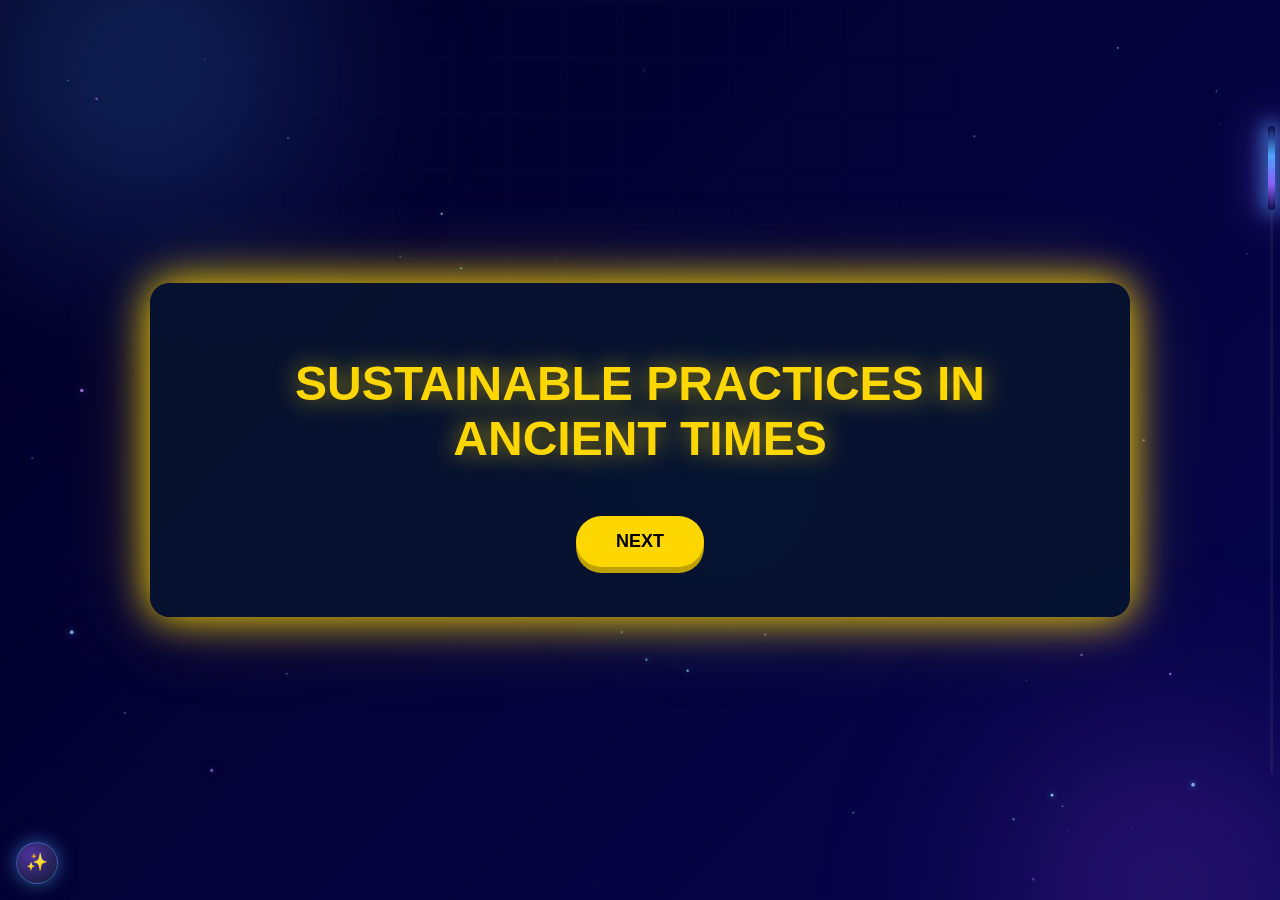
<file: Quiz.html>
<!DOCTYPE html>
<html lang="en">
<head>
  <meta charset="UTF-8" />
  <meta name="viewport" content="width=device-width, initial-scale=1.0" />
  <title>Quiz Game</title>

  <style>
    body {
      margin: 0;
      font-family: Arial, sans-serif;
      background: linear-gradient(135deg, #020024, #090979, #00d4ff);
      background-size: 400% 400%;
      animation: bgMove 12s ease infinite;
      color: #fff;
      display: flex;
      justify-content: center;
      align-items: center;
      height: 100vh;
    }

    @keyframes bgMove {
      0% { background-position: 0% 50%; }
      50% { background-position: 100% 50%; }
      100% { background-position: 0% 50%; }
    }

    .screen {
      width: 90%;
      max-width: 900px;
      background: rgba(7,21,47,0.9);
      backdrop-filter: blur(10px);
      border-radius: 20px;
      padding: 40px;
      box-shadow: 0 0 35px gold;
      text-align: center;
    }

    h1 { color: gold; }

    .intro h1 {
      font-size: 48px;
      margin-bottom: 40px;
    }

    button {
      padding: 15px 40px;
      border: none;
      border-radius: 30px;
      background: gold;
      font-size: 18px;
      cursor: pointer;
      font-weight: bold;
      margin: 10px;
      box-shadow: 0 6px 0 #bfa100;
    }

    #game, #intro2, #end { display: none; }

    .topbar {
      display: flex;
      justify-content: center;
      margin-bottom: 20px;
      font-size: 20px;
      color: gold;
    }

    .question {
      font-size: 22px;
      margin-bottom: 25px;
    }

    .options {
      display: grid;
      grid-template-columns: 1fr 1fr;
      gap: 15px;
    }

    .option {
      background: radial-gradient(circle at top, #1b4fbf, #03153a);
      border: 2px solid #f5c542;
      border-radius: 30px;
      padding: 12px;
      cursor: pointer;
      user-select: none;
      transition: 0.3s;
    }

    .option:hover { background: gold; color: #000; }
    .selected { background: gold; color: #000; }
    .correct { background: #00ff3b !important; color:#000; box-shadow: 0 0 20px #00ff3b; font-weight: bold; }
    .wrong { background: #ff1e1e !important; color:#fff; box-shadow: 0 0 20px #ff1e1e; font-weight: bold; }

    #controls { margin-top: 20px; }
  </style>
  <link rel="stylesheet" href="css/effects.css">
  <link rel="icon" type="image/png" sizes="32x32" href="assets/favicon-32.png">
  <link rel="apple-touch-icon" href="assets/apple-touch-icon.png">
</head>

<body>

  <div class="screen intro" id="intro1">
    <h1>SUSTAINABLE PRACTICES IN ANCIENT TIMES</h1>
    <button id="start1">NEXT</button>
  </div>

  <div class="screen" id="game">
    <div class="topbar">
      <div id="score">Score: 0</div>
    </div>

    <div class="question" id="question"></div>

    <div class="options">
      <div class="option" data-i="0"></div>
      <div class="option" data-i="1"></div>
      <div class="option" data-i="2"></div>
      <div class="option" data-i="3"></div>
    </div>

    <div id="controls">
      <button id="prevBtn">Previous</button>
      <button id="confirmBtn">Confirm</button>
      <button id="nextBtn">Next</button>
    </div>
  </div>

  <div class="screen intro" id="intro2">
    <h1>YOGA , PRANAYAM AND MEDITATION</h1>
    <button id="start2">START</button>
  </div>

  <div class="screen intro" id="end">
    <h1>THANK YOU</h1>
    <p style="font-size:22px">Quiz Completed.</p>
  </div>

<script>
const round1 = [
 { q:"Which idea best explains the human–nature relationship?", o:["Dominate nature","Use only for humans","Maintain balance","Replace nature"], a:2 },
 { q:"Sustainability in ancient times focused on:", o:["Industry","Short term","Harmony with nature","Chemicals"], a:2 },
 { q:"Ancient Indian farmers used:", o:["Chemical","Organic","Factory","Machine"], a:1 },
 { q:"Natural fertilizer used was:", o:["Plastic","Cow dung","Chemical","Petrol"], a:1 },
 { q:"Ancient rain system was:", o:["Dams","Pipelines","Rainwater harvesting","Wells"], a:2 },
 { q:"Baolis and Vavs were for:", o:["Farming","Storing water","Trading","Housing"], a:1 },
 { q:"Sacred groves were:", o:["Government","Industrial","Religious","Timber"], a:2 },
 { q:"Forest sustainability ensured by:", o:["Free cutting","Limited timber","Clear forests","Export"], a:1 },
 { q:"Ancient waste was:", o:["Burnt","Buried","Biodegradable reused","Thrown"], a:2 },
 { q:"Indus drainage helped to:", o:["Store water","Prevent disease","Rainfall","Stop recharge"], a:1 },
 { q:"Eco architecture benefit:", o:["Look","Recycle","1000yrs","Machines"], a:1 },
 { q:"Heat reduction by:", o:["Glass","Thin walls","Thick walls","Metal"], a:2 },
 { q:"Biodiversity provides:", o:["Oxygen","Food","Food medicine balance","Shelter"], a:2 },
 { q:"Biodiversity conservation:", o:["Pollution","Weakens","Long-term use","Remove species"], a:2 }
];

const round2 = [
 { q:"Which asana improves balance?", o:["Bhujangasana","Tadasana","Vrikshasana","Shavasana"], a:2 },
 { q:"Which pranayama calms mind?", o:["Kapalbhati","Anulom Vilom","Bhastrika","Surya"], a:1 },
 { q:"Exercise for heart?", o:["Sit","Run","Sleep","TV"], a:1 },
 { q:"Asana for back pain?", o:["Bhujangasana","Padmasana","Vajrasana","Shavasana"], a:0 },
 { q:"Improves breathing?", o:["Skip meals","Pranayama","Mobile","Rest"], a:1 }
];

let currentRound = round1;
let index = 0;
let score = 0;
let locked = false;
let selectedIndex = null;

const intro1 = document.getElementById('intro1');
const intro2 = document.getElementById('intro2');
const game = document.getElementById('game');
const end = document.getElementById('end');
const questionBox = document.getElementById('question');
const scoreBox = document.getElementById('score');
const options = document.querySelectorAll('.option');

function load(){
 locked=false;
 selectedIndex=null;
 questionBox.innerText=currentRound[index].q;
 options.forEach((btn,i)=>{
   btn.className='option';
   btn.innerText=String.fromCharCode(65+i)+'. '+currentRound[index].o[i];
 });
 scoreBox.innerText='Score: '+score;
}

document.getElementById('start1').onclick=()=>{intro1.style.display='none';game.style.display='block';load();};
document.getElementById('start2').onclick=()=>{intro2.style.display='none';game.style.display='block';load();};

options.forEach(btn=>{
 btn.onclick=()=>{
   if(locked) return;
   options.forEach(b=>b.classList.remove('selected'));
   btn.classList.add('selected');
   selectedIndex=Number(btn.dataset.i);
 };
});

document.getElementById('confirmBtn').onclick=()=>{
 if(locked||selectedIndex===null) return;
 locked=true;
 const correct=currentRound[index].a;
 if(selectedIndex===correct){options[correct].classList.add('correct');score++;}
 else{options[selectedIndex].classList.add('wrong');options[correct].classList.add('correct');}
 scoreBox.innerText='Score: '+score;
};

document.getElementById('nextBtn').onclick=()=>{
 if(!locked) return;
 index++;
 if(index>=currentRound.length){
   if(currentRound===round1){game.style.display='none';intro2.style.display='block';currentRound=round2;index=0;return;}
   else{game.style.display='none';end.style.display='block';return;}
 }
 load();
};

document.getElementById('prevBtn').onclick=()=>{
 if(index===0) return;
 index--;
 load();
};
</script>

<script src="js/effects.js" defer></script>
</body>
</html>
</file>
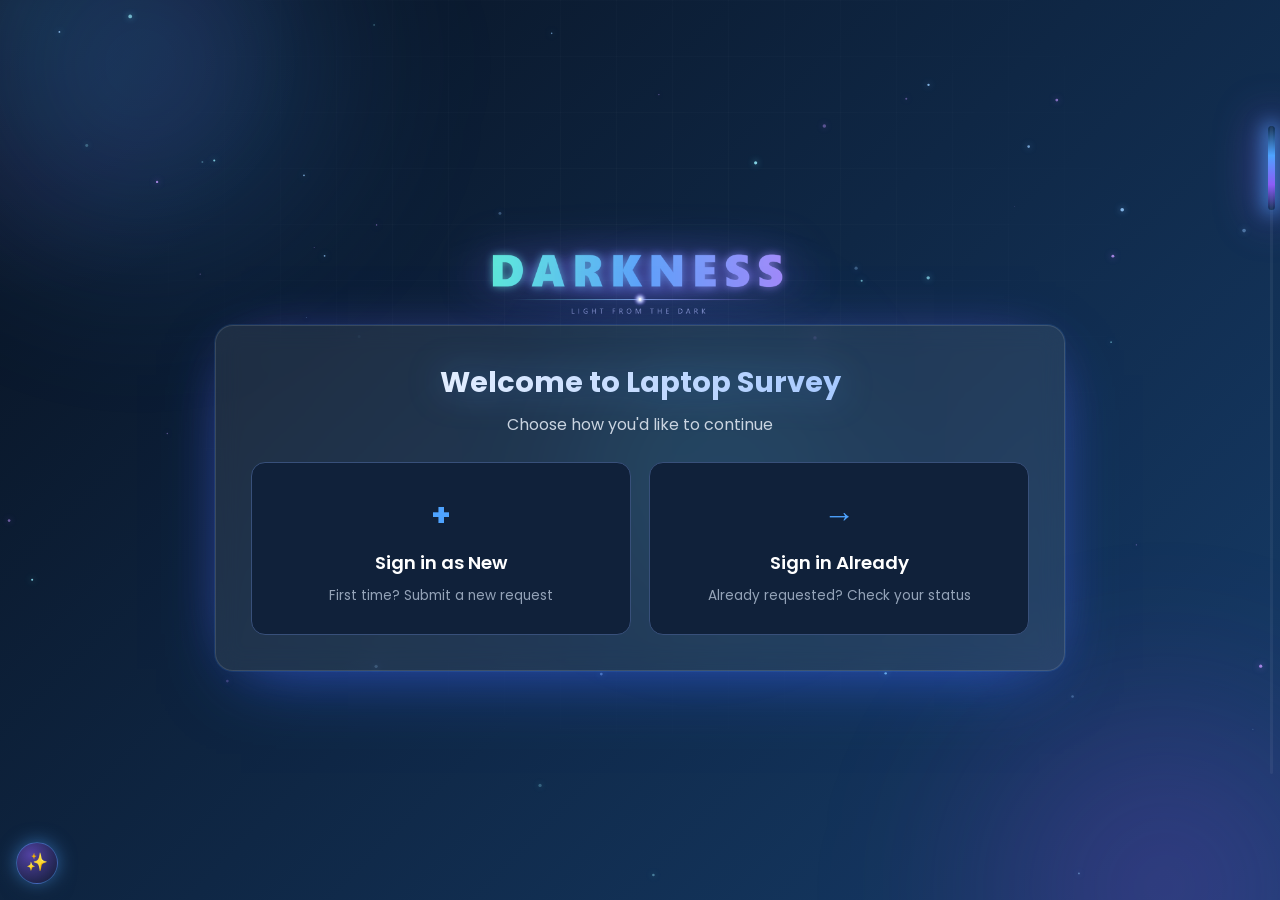
<file: request.html>
<!DOCTYPE html>
<html lang="en">
<head>
    <meta charset="UTF-8">
    <meta name="viewport" content="width=device-width, initial-scale=1.0">
    <title>Redirecting... - Darkness</title>
    <style>
        body {
            font-family: Poppins, sans-serif;
            background: linear-gradient(135deg, #08111f, #163d6b);
            min-height: 100vh;
            display: flex;
            justify-content: center;
            align-items: center;
            color: #fff;
        }
        .msg {
            text-align: center;
            font-size: 1.2rem;
        }
        .msg a { color: #4ea3ff; }
    </style>
    <script>
        // Redirect to the new unified sign-in page
        window.location.href = "survey.html";
    </script>
</head>
<body>
    <div class="msg">
        <p>Redirecting to survey sign-in page...</p>
        <p>If you are not redirected, <a href="survey.html">click here</a>.</p>
    </div>
</body>
</html>
</file>
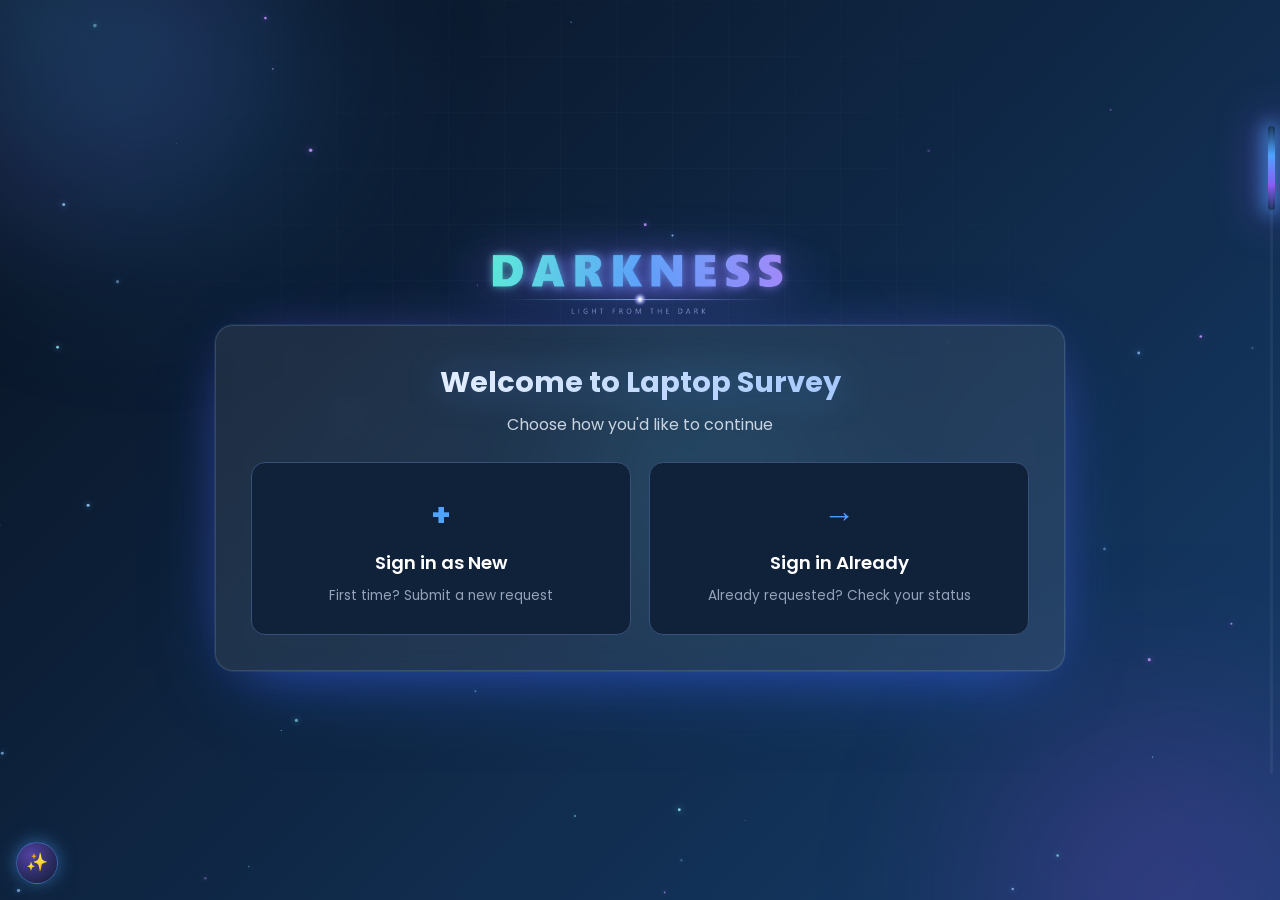
<file: survey.html>
<!DOCTYPE html>
<html lang="en">
<head>
    <meta charset="UTF-8">
    <meta name="viewport" content="width=device-width, initial-scale=1.0">
    <title>Laptop Survey - Darkness</title>
    <link rel="stylesheet" href="css/survey.css">
    <link rel="stylesheet" href="css/effects.css">
    <link rel="icon" type="image/png" sizes="32x32" href="assets/favicon-32.png">
    <link rel="apple-touch-icon" href="assets/apple-touch-icon.png">
    <meta name="theme-color" content="#08111f">
    <link href="https://fonts.googleapis.com/css2?family=Poppins:wght@300;400;500;600;700&display=swap" rel="stylesheet">
</head>
<body>
    <div class="survey-container" id="mainContainer">
        <img class="brand-banner brand-banner--small" src="assets/darkness-banner.png" alt="Darkness - Light from the dark" width="1200" height="300">

        <!-- ===== SIGN-IN CHOICE SCREEN ===== -->
        <div id="signInChoice" class="survey-card">
            <h1>Welcome to Laptop Survey</h1>
            <p>Choose how you'd like to continue</p>
            <div class="choice-buttons">
                <button class="choice-btn" onclick="showSignInNew()">
                    <span class="choice-icon">+</span>
                    <span class="choice-label">Sign in as New</span>
                    <span class="choice-desc">First time? Submit a new request</span>
                </button>
                <button class="choice-btn" onclick="showSignInAlready()">
                    <span class="choice-icon">&#8594;</span>
                    <span class="choice-label">Sign in Already</span>
                    <span class="choice-desc">Already requested? Check your status</span>
                </button>
            </div>
        </div>

        <!-- ===== SIGN IN AS NEW ===== -->
        <div id="signInNew" class="survey-card" style="display:none">
            <h1>Sign in as New</h1>
            <p>Fill in your details to request access</p>
            <div class="input-box">
                <label for="newCPRN">CPRN Number <span class="required">*</span></label>
                <input type="text" id="newCPRN" placeholder="Enter your CPRN Number (e.g. CPRN-2024-1234)" required>
            </div>
            <div class="input-box">
                <label for="newName">Name <span class="required">*</span></label>
                <input type="text" id="newName" placeholder="Enter your full name" required>
            </div>
            <div class="input-box">
                <label for="newEmail">Email <span class="required">*</span></label>
                <input type="email" id="newEmail" placeholder="Enter your email" required>
            </div>
            <div class="input-box">
                <label for="newMobile">Mobile Number <span class="required">*</span></label>
                <input type="tel" id="newMobile" placeholder="Enter your mobile number" required>
            </div>
            <div class="input-box">
                <label for="newPurpose">Purpose <span class="optional">(optional)</span></label>
                <textarea id="newPurpose" rows="3" placeholder="Why do you want to take this survey?"></textarea>
            </div>
            <div class="buttons">
                <button class="btn-back" onclick="showSignInChoice()">Back</button>
                <button class="btn-primary" onclick="submitNewRequest()">Submit Request</button>
            </div>
            <div id="newRequestMsg" class="status-msg" style="display:none"></div>
        </div>

        <!-- ===== SIGN IN ALREADY ===== -->
        <div id="signInAlready" class="survey-card" style="display:none">
            <h1>Sign in Already</h1>
            <p>Enter your email to check your access status</p>
            <div class="input-box">
                <label for="existingEmail">Email <span class="required">*</span></label>
                <input type="email" id="existingEmail" placeholder="Enter your email" required>
            </div>
            <div class="buttons">
                <button class="btn-back" onclick="showSignInChoice()">Back</button>
                <button class="btn-primary" onclick="checkExistingAccess()">Check Status</button>
            </div>
            <div id="existingStatusMsg" class="status-msg" style="display:none"></div>
        </div>

        <!-- ===== SURVEY AREA ===== -->
        <div id="surveyArea" class="survey-card" style="display:none">
            <h1 id="surveyTitle">Laptop Market Research Survey</h1>
            <p id="surveySubtitle">Answer the questions below</p>
            <div class="progress">
                <div class="progress-bar" id="progressBar"></div>
            </div>
            <div id="progressText">Question 1 of 10</div>
            <div class="question-area" id="questionArea">
                <h2 id="questionText"></h2>
                <div id="options"></div>
            </div>
            <div class="buttons">
                <button id="prevBtn" onclick="prevQuestion()">Previous</button>
                <button id="nextBtn" onclick="nextQuestion()">Next</button>
                <button id="submitBtn" onclick="handleSubmit()">Submit Survey</button>
            </div>
        </div>

        <!-- ===== THANK YOU ===== -->
        <div id="thankYou" class="survey-card" style="display:none">
            <h1>Thank You!</h1>
            <p>Your survey response has been submitted successfully.</p>
            <a href="index.html" class="btn-primary" style="display:inline-block;margin-top:20px;text-align:center">Back to Home</a>
        </div>

    </div>

    <script src="js/survey.js?v=4"></script>
    <script src="js/effects.js" defer></script>
</body>
</html>
</file>
<file: css/style.css>
*{margin:0;padding:0;box-sizing:border-box}
body{font-family:Poppins,sans-serif;background:#0b1220;color:#eef2ff;line-height:1.6}
html{scroll-behavior:smooth}
nav{position:sticky;top:0;display:flex;justify-content:space-between;align-items:center;padding:18px 8%;background:rgba(8,12,24,.9);backdrop-filter:blur(8px);border-bottom:1px solid #223}
.logo{font-size:1.5rem;font-weight:700;color:#4ea3ff}
nav ul{display:flex;list-style:none;gap:24px}
nav a{text-decoration:none;color:#fff}
.btn,.primary,.secondary{padding:12px 22px;border-radius:10px;text-decoration:none;display:inline-block;transition:.3s}
.btn,.primary{background:#2563eb;color:#fff}
.secondary{border:1px solid #4ea3ff;color:#4ea3ff}
.btn:hover,.primary:hover{background:#1d4ed8;transform:translateY(-2px)}
.secondary:hover{background:#4ea3ff;color:#08111f}
.btn-secondary{padding:10px 20px;border-radius:10px;text-decoration:none;display:inline-block;transition:.3s;border:1px solid #4ea3ff;color:#4ea3ff;font-size:.9rem}
.btn-secondary:hover{background:#4ea3ff;color:#08111f}
.nav-actions{display:flex;gap:12px;align-items:center}
.hero{min-height:90vh;display:flex;align-items:center;justify-content:center;padding:60px 8%;background:linear-gradient(135deg,#07111f,#10294d)}
.hero-content{max-width:800px;text-align:center}
.hero h1{font-size:3rem;margin-bottom:20px}
.hero p{font-size:1.1rem;color:#cbd5e1;margin-bottom:30px}
.buttons{display:flex;justify-content:center;gap:16px;flex-wrap:wrap}
.container{width:min(1100px,92%);margin:auto;padding:80px 0}
h2{text-align:center;margin-bottom:30px;font-size:2.2rem}
.section-desc{text-align:center;max-width:800px;margin:0 auto 40px;color:#94a3b8;font-size:1.05rem;line-height:1.8}
.cards{display:grid;grid-template-columns:repeat(auto-fit,minmax(220px,1fr));gap:22px}
.card{background:rgba(255,255,255,.06);padding:24px;border-radius:16px;border:1px solid rgba(255,255,255,.08);transition:.3s}
.card:hover{transform:translateY(-8px)}
.flow{display:flex;gap:12px;flex-wrap:wrap;justify-content:center;align-items:center}
.flow div{background:#1e3a8a;padding:14px 18px;border-radius:10px}
.cta{text-align:center;padding:80px 20px;background:#111b2e}
.cta p{color:#94a3b8;max-width:600px;margin:0 auto 30px;font-size:1.05rem}
footer{text-align:center;padding:20px;background:#050912;color:#94a3b8}

/* ===== Market Insights Section ===== */
.market-section{background:#0d1a2e}
.stats-row{display:grid;grid-template-columns:repeat(auto-fit,minmax(200px,1fr));gap:20px;margin-bottom:50px}
.stat-card{background:linear-gradient(135deg,rgba(37,99,235,.15),rgba(78,163,255,.1));padding:28px 20px;border-radius:16px;border:1px solid rgba(78,163,255,.2);text-align:center;transition:.3s}
.stat-card:hover{transform:translateY(-5px);border-color:rgba(78,163,255,.5)}
.stat-number{font-size:2.4rem;font-weight:800;color:#4ea3ff;margin-bottom:6px}
.stat-label{font-size:.9rem;color:#94a3b8}
.trend-grid{display:grid;grid-template-columns:repeat(auto-fit,minmax(320px,1fr));gap:24px}
.trend-card{background:rgba(255,255,255,.04);padding:28px;border-radius:16px;border:1px solid rgba(255,255,255,.08);transition:.3s}
.trend-card:hover{transform:translateY(-5px);border-color:rgba(78,163,255,.3);background:rgba(255,255,255,.06)}
.trend-icon{font-size:2rem;margin-bottom:12px}
.trend-card h3{font-size:1.2rem;color:#4ea3ff;margin-bottom:10px}
.trend-card p{color:#94a3b8;font-size:.95rem;line-height:1.8}

/* ===== Why Survey Section ===== */
.why-section{background:#0b1220}
.why-grid{display:grid;grid-template-columns:repeat(auto-fit,minmax(280px,1fr));gap:24px}
.why-card{background:rgba(255,255,255,.04);padding:30px;border-radius:16px;border:1px solid rgba(255,255,255,.08);transition:.3s;position:relative}
.why-card:hover{transform:translateY(-5px);border-color:rgba(78,163,255,.3)}
.why-number{font-size:3.5rem;font-weight:800;color:rgba(78,163,255,.15);position:absolute;top:12px;right:20px;line-height:1}
.why-card h3{font-size:1.15rem;color:#eef2ff;margin-bottom:10px}
.why-card p{color:#94a3b8;font-size:.95rem;line-height:1.8}

@media(max-width:768px){
nav{flex-direction:column;gap:14px}
nav ul{flex-wrap:wrap;justify-content:center}
.hero h1{font-size:2.2rem}
.stat-number{font-size:1.8rem}
.trend-grid{grid-template-columns:1fr}
.why-grid{grid-template-columns:1fr}
}

/* Scroll Animation */
.hidden{opacity:0;transform:translateY(50px);transition:all .8s ease}
.show{opacity:1;transform:translateY(0)}

/* Active Navigation Link */
nav ul li a.active{color:#4ea3ff;font-weight:600}
</file>
<file: css/effects.css>
/* ===============================
   Darkness - Light effects
   Everything below is opt-in via classes added by js/effects.js (fx-*).
   Without the script the pages are unchanged. The only ungated rules are the
   "dashboard fills" at the bottom, which style elements that had no CSS before.
   =============================== */

:root {
    --fx-i: 1; /* glow intensity multiplier, set by the glow-level dock */
    --fx-blue: 78, 163, 255;
    --fx-violet: 139, 92, 246;
    --fx-cyan: 34, 211, 238;
    --fx-ease: cubic-bezier(0.22, 1, 0.36, 1);
}

/* ---------- ambient layer (fixed, behind everything) ---------- */
.fx-layer { position: fixed; inset: 0; z-index: -1; overflow: hidden; pointer-events: none; }

.fx-layer { --fx-h: 212; --fx-sy: 0; }
.fx-orb { position: absolute; width: 46vmax; height: 46vmax; border-radius: 50%; filter: blur(70px); opacity: min(0.8, calc(0.5 * var(--fx-i))); pointer-events: none; will-change: transform; }
/* hue follows the scroll position (blue at the top -> violet at the bottom); translate parallaxes with scrollY */
/* var() fallbacks matter: section orbs live outside .fx-layer and never receive --fx-h / --fx-sy */
.fx-orb--a { top: -18vmax; left: -12vmax; background: radial-gradient(circle, hsla(var(--fx-h, 212), 95%, 62%, 0.55), transparent 65%); animation: fx-drift-a 26s ease-in-out infinite alternate; translate: 0 calc(var(--fx-sy, 0) * -0.14px); }
.fx-orb--b { bottom: -22vmax; right: -14vmax; background: radial-gradient(circle, hsla(calc(var(--fx-h, 212) + 62), 90%, 62%, 0.5), transparent 65%); animation: fx-drift-b 32s ease-in-out infinite alternate; translate: 0 calc(var(--fx-sy, 0) * -0.08px); }
.fx-orb--c { top: 30%; left: 40%; width: 30vmax; height: 30vmax; background: radial-gradient(circle, hsla(calc(var(--fx-h, 212) - 22), 90%, 60%, 0.3), transparent 65%); animation: fx-drift-c 38s ease-in-out infinite alternate; translate: 0 calc(var(--fx-sy, 0) * -0.2px); }
@keyframes fx-drift-a { to { transform: translate3d(14vmax, 10vmax, 0) scale(1.15); } }
@keyframes fx-drift-b { to { transform: translate3d(-16vmax, -8vmax, 0) scale(1.1); } }
@keyframes fx-drift-c { to { transform: translate3d(-18vmax, 12vmax, 0) scale(1.25); } }

.fx-grid {
    position: absolute; inset: 0; opacity: min(0.9, calc(0.5 * var(--fx-i)));
    background-image: linear-gradient(rgba(255, 255, 255, 0.045) 1px, transparent 1px), linear-gradient(90deg, rgba(255, 255, 255, 0.045) 1px, transparent 1px);
    background-size: 56px 56px; background-position: 0 calc(var(--fx-sy) * -0.35px);
    -webkit-mask-image: radial-gradient(ellipse at 50% 30%, #000 10%, transparent 72%);
    mask-image: radial-gradient(ellipse at 50% 30%, #000 10%, transparent 72%);
}
.fx-stars { position: absolute; inset: 0; width: 100%; height: 100%; }

/* orbs inside sections that have their own opaque background */
.fx-host { position: relative; overflow: hidden; isolation: isolate; }
.fx-host > .fx-orb { z-index: 0; width: 38vmax; height: 38vmax; opacity: min(0.85, calc(0.55 * var(--fx-i))); filter: blur(60px); }
.fx-host > .fx-orb--a { top: -14vmax; left: -10vmax; }
.fx-host > .fx-orb--b { bottom: -16vmax; right: -10vmax; top: auto; left: auto; }
.fx-host > *:not(.fx-orb) { position: relative; z-index: 1; }

/* cursor halo - soft light that follows the pointer */
.fx-halo {
    position: fixed; top: 0; left: 0; width: 600px; height: 600px; z-index: 9998; pointer-events: none; opacity: 0;
    background: radial-gradient(circle, rgba(var(--fx-blue), 0.10), rgba(var(--fx-violet), 0.05) 40%, transparent 68%);
    mix-blend-mode: screen; transition: opacity 0.6s; will-change: transform;
}

/* scroll progress */
.fx-progress {
    position: fixed; top: 0; left: 0; right: 0; height: 3px; z-index: 9999; pointer-events: none;
    background: linear-gradient(90deg, #4ea3ff, #8b5cf6, #22d3ee); transform-origin: 0 50%; transform: scaleX(0);
    box-shadow: 0 0 12px rgba(var(--fx-blue), 0.9), 0 0 24px rgba(var(--fx-violet), 0.6);
}

/* ---------- spotlight cards ---------- */
.fx-on .fx-card { position: relative; }
.fx-on .fx-card::after {
    content: ""; position: absolute; inset: 0; border-radius: inherit; pointer-events: none; opacity: 0; transition: opacity 0.35s var(--fx-ease);
    background: radial-gradient(380px circle at var(--mx, 50%) var(--my, 0%), rgba(var(--fx-blue), 0.16), rgba(var(--fx-violet), 0.07) 40%, transparent 62%);
}
.fx-on .fx-card:hover::after { opacity: 1; }
.fx-on .stat-card.fx-card:hover, .fx-on .chart-card.fx-card:hover, .fx-on .trend-card.fx-card:hover, .fx-on .why-card.fx-card:hover, .fx-on .card.fx-card:hover {
    box-shadow: 0 0 0 1px rgba(var(--fx-blue), 0.35), 0 18px 48px -18px rgba(var(--fx-blue), 0.55);
}
.fx-on .survey-card.fx-card {
    box-shadow: 0 0 0 1px rgba(var(--fx-blue), 0.12), 0 24px 70px -26px rgba(37, 99, 235, 0.65), 0 0 60px -30px rgba(var(--fx-violet), 0.6);
}
.fx-on .choice-btn.fx-card:hover { box-shadow: 0 10px 34px -10px rgba(var(--fx-blue), 0.7); }

/* ---------- buttons: sheen sweep + ripple ---------- */
.fx-on .fx-btn { position: relative; overflow: hidden; }
.fx-on .fx-btn::before {
    content: ""; position: absolute; top: 0; left: -80%; width: 55%; height: 100%; pointer-events: none; transform: skewX(-20deg);
    background: linear-gradient(90deg, transparent, rgba(255, 255, 255, 0.28), transparent); transition: left 0.7s var(--fx-ease);
}
.fx-on .fx-btn:hover:not(:disabled)::before { left: 130%; }
.fx-on .btn.fx-btn, .fx-on .primary.fx-btn, .fx-on .btn-primary.fx-btn, .fx-on .refresh-btn.fx-btn, .fx-on .survey-link.fx-btn {
    box-shadow: 0 6px 22px -8px rgba(37, 99, 235, 0.9);
}
.fx-on .btn.fx-btn:hover, .fx-on .primary.fx-btn:hover, .fx-on .btn-primary.fx-btn:hover, .fx-on .survey-link.fx-btn:hover {
    box-shadow: 0 10px 34px -6px rgba(var(--fx-blue), 0.95), 0 0 0 1px rgba(var(--fx-blue), 0.45);
}
.fx-ripple {
    position: absolute; border-radius: 50%; pointer-events: none; background: radial-gradient(circle, rgba(255, 255, 255, 0.55), rgba(255, 255, 255, 0) 65%);
    transform: scale(0); opacity: 0.9; animation: fx-ripple 0.7s ease-out forwards;
}
@keyframes fx-ripple { to { transform: scale(1); opacity: 0; } }

/* ---------- text glow ---------- */
.fx-on .fx-gradient-text {
    background: linear-gradient(90deg, #ffffff 0%, #a5c8ff 35%, #c4b5fd 65%, #67e8f9 100%);
    background-size: 220% 100%; -webkit-background-clip: text; background-clip: text; color: transparent; -webkit-text-fill-color: transparent;
    animation: fx-flow 9s ease-in-out infinite alternate; filter: drop-shadow(0 0 18px rgba(var(--fx-blue), 0.35));
}
.fx-on .logo.fx-gradient-text { filter: drop-shadow(0 0 10px rgba(var(--fx-blue), 0.55)); }
@keyframes fx-flow { to { background-position: 100% 0; } }

.fx-on .stat-number.fx-glow-num { text-shadow: 0 0 18px rgba(var(--fx-blue), 0.65), 0 0 40px rgba(var(--fx-blue), 0.3); }
.fx-on .why-number.fx-glow-num { text-shadow: 0 0 24px rgba(var(--fx-blue), 0.4); }

/* ---------- scroll reveal ---------- */
.fx-on .fx-reveal:not(.fx-in) { opacity: 0; transform: translateY(18px); }
.fx-on .fx-reveal { transition: opacity 0.7s var(--fx-ease), transform 0.7s var(--fx-ease), border-color 0.3s, box-shadow 0.35s, background 0.3s; }
.fx-on .fx-reveal.fx-in { opacity: 1; transform: none; }
.fx-on .stats-grid .fx-reveal:nth-child(2), .fx-on .cards .fx-reveal:nth-child(2) { transition-delay: 0.06s; }
.fx-on .stats-grid .fx-reveal:nth-child(3), .fx-on .cards .fx-reveal:nth-child(3) { transition-delay: 0.12s; }
.fx-on .stats-grid .fx-reveal:nth-child(4), .fx-on .cards .fx-reveal:nth-child(4) { transition-delay: 0.18s; }
.fx-on .stats-grid .fx-reveal:nth-child(5), .fx-on .cards .fx-reveal:nth-child(5) { transition-delay: 0.24s; }
.fx-on .stats-grid .fx-reveal:nth-child(6), .fx-on .cards .fx-reveal:nth-child(6) { transition-delay: 0.30s; }
.fx-on .stats-grid .fx-reveal:nth-child(7) { transition-delay: 0.36s; }

/* ---------- landing page ---------- */
.fx-on nav { box-shadow: 0 8px 30px -18px rgba(var(--fx-blue), 0.8); }
.fx-on nav::after {
    content: ""; position: absolute; left: 0; right: 0; bottom: -1px; height: 1px; pointer-events: none;
    background: linear-gradient(90deg, transparent, rgba(var(--fx-blue), 0.9), rgba(var(--fx-violet), 0.9), transparent); background-size: 200% 100%; animation: fx-flow 6s linear infinite alternate;
}
.fx-on nav ul li a { position: relative; transition: color 0.25s, text-shadow 0.25s; }
.fx-on nav ul li a::after { content: ""; position: absolute; left: 0; right: 0; bottom: -4px; height: 2px; border-radius: 2px; background: #4ea3ff; box-shadow: 0 0 10px #4ea3ff; transform: scaleX(0); transition: transform 0.3s var(--fx-ease); }
.fx-on nav ul li a:hover::after, .fx-on nav ul li a.active::after { transform: scaleX(1); }
.fx-on nav ul li a:hover, .fx-on nav ul li a.active { text-shadow: 0 0 14px rgba(var(--fx-blue), 0.8); }
.fx-on .trend-icon { display: inline-block; animation: fx-bob 4.5s ease-in-out infinite; filter: drop-shadow(0 0 10px rgba(var(--fx-blue), 0.5)); }
@keyframes fx-bob { 0%, 100% { transform: translateY(0); } 50% { transform: translateY(-5px); } }
.fx-on .flow div { animation: fx-flow-glow 5s ease-in-out infinite; }
.fx-on .flow div:nth-of-type(2) { animation-delay: 0.7s; }
.fx-on .flow div:nth-of-type(3) { animation-delay: 1.4s; }
.fx-on .flow div:nth-of-type(4) { animation-delay: 2.1s; }
.fx-on .flow div:nth-of-type(5) { animation-delay: 2.8s; }
@keyframes fx-flow-glow { 0%, 100% { box-shadow: 0 0 0 rgba(var(--fx-blue), 0); } 40% { box-shadow: 0 0 22px rgba(var(--fx-blue), 0.75), inset 0 0 12px rgba(var(--fx-blue), 0.25); } }
.fx-on .flow span { color: #4ea3ff; text-shadow: 0 0 10px rgba(var(--fx-blue), 0.9); }
.fx-on .hero-content { text-shadow: 0 0 40px rgba(var(--fx-blue), 0.25); }
.fx-on .cta { background-image: radial-gradient(ellipse at 50% 0%, rgba(var(--fx-violet), 0.22), transparent 60%); }

/* ---------- forms / survey ---------- */
.fx-on input:focus, .fx-on textarea:focus, .fx-on select:focus {
    border-color: #4ea3ff; box-shadow: 0 0 0 3px rgba(var(--fx-blue), 0.2), 0 0 24px -4px rgba(var(--fx-blue), 0.55);
}
.fx-on .survey-card .option:hover { box-shadow: 0 0 20px -6px rgba(var(--fx-blue), 0.7); }
.fx-on .survey-card .option.selected { box-shadow: 0 0 0 1px rgba(var(--fx-blue), 0.55), 0 0 26px -6px rgba(var(--fx-blue), 0.9); }
.fx-on .progress-bar { box-shadow: 0 0 16px rgba(var(--fx-blue), 0.9); position: relative; overflow: hidden; }
.fx-on .progress-bar::after { content: ""; position: absolute; inset: 0; background: linear-gradient(90deg, transparent, rgba(255, 255, 255, 0.45), transparent); transform: translateX(-100%); animation: fx-sweep 2.2s ease-in-out infinite; }
@keyframes fx-sweep { to { transform: translateX(100%); } }
.fx-on #thankYou h1 { text-shadow: 0 0 28px rgba(74, 222, 128, 0.7); }
.fx-on .status-success { box-shadow: 0 0 24px -8px rgba(46, 204, 113, 0.7); }
.fx-on .status-error { box-shadow: 0 0 24px -8px rgba(239, 68, 68, 0.7); }
.fx-on .status-warning { box-shadow: 0 0 24px -8px rgba(245, 158, 11, 0.7); }

/* ---------- dashboard ---------- */
.fx-on .section-title::before { box-shadow: 0 0 14px #4ea3ff, 0 0 28px rgba(var(--fx-blue), 0.6); animation: fx-bar 3.2s ease-in-out infinite; }
@keyframes fx-bar { 0%, 100% { width: 60px; } 50% { width: 120px; } }
.fx-on .spinner { box-shadow: 0 0 22px rgba(var(--fx-blue), 0.7); }
.fx-on .loading-message p { text-shadow: 0 0 14px rgba(var(--fx-blue), 0.7); }
.fx-on .stat-icon { box-shadow: 0 0 22px -4px currentColor; }
.fx-on .data-table tbody tr { transition: background 0.2s, box-shadow 0.2s; }
.fx-on .data-table tbody tr:hover { box-shadow: inset 3px 0 0 #4ea3ff; }
.fx-on .toggle-switch input:checked + .toggle-slider { box-shadow: 0 0 14px rgba(37, 99, 235, 0.9); }
.fx-on .last-updated { text-shadow: 0 0 10px rgba(var(--fx-blue), 0.35); }

/* ---------- breathing / quiz pages ---------- */
.fx-on .circle { box-shadow: 0 0 34px rgba(26, 188, 156, 0.4), inset 0 0 30px rgba(26, 188, 156, 0.15); animation: fx-breathe 4s ease-in-out infinite; }
@keyframes fx-breathe { 0%, 100% { box-shadow: 0 0 22px rgba(26, 188, 156, 0.3), inset 0 0 18px rgba(26, 188, 156, 0.1); } 50% { box-shadow: 0 0 56px rgba(26, 188, 156, 0.65), inset 0 0 38px rgba(26, 188, 156, 0.25); } }
.fx-on svg .progress { filter: drop-shadow(0 0 8px #1abc9c) drop-shadow(0 0 18px rgba(26, 188, 156, 0.7)); }
.fx-on .circleText { text-shadow: 0 0 22px rgba(26, 188, 156, 0.8); }
.fx-on .timer { text-shadow: 0 0 20px rgba(26, 188, 156, 0.55); }
.fx-on .screen { box-shadow: 0 0 40px gold, 0 0 90px -10px rgba(255, 215, 0, 0.35); }
.fx-on .screen .option:not(.correct):not(.wrong):hover { box-shadow: 0 0 22px rgba(245, 197, 66, 0.7); }
.fx-on .screen h1 { text-shadow: 0 0 24px rgba(255, 215, 0, 0.6); }
.fx-confetti { position: fixed; inset: 0; width: 100vw; height: 100vh; pointer-events: none; z-index: 10000; }

/* ---------- scrollbars + selection ---------- */
.fx-on ::selection { background: rgba(var(--fx-violet), 0.45); color: #fff; }
.fx-on { scrollbar-color: rgba(var(--fx-blue), 0.55) rgba(255, 255, 255, 0.04); }
.fx-on ::-webkit-scrollbar { width: 10px; height: 10px; }
.fx-on ::-webkit-scrollbar-track { background: rgba(255, 255, 255, 0.03); }
.fx-on ::-webkit-scrollbar-thumb { background: linear-gradient(180deg, rgba(var(--fx-blue), 0.7), rgba(var(--fx-violet), 0.7)); border-radius: 10px; border: 2px solid transparent; background-clip: padding-box; }
.fx-on ::-webkit-scrollbar-thumb:hover { background-clip: border-box; box-shadow: 0 0 10px rgba(var(--fx-blue), 0.8); }

/* page fade-in */
.fx-on body { animation: fx-page-in 0.6s ease both; }
@keyframes fx-page-in { from { opacity: 0; } to { opacity: 1; } }

/* ---------- dashboard fills (UNGATED) ----------
   dashboard.html uses .progress-* and .status-badge elements that dashboard.css never styled,
   so the request-status bars were invisible. These rules give them a (glowing) look. */
.progress-section { background: rgba(255, 255, 255, 0.08); border: 1px solid rgba(255, 255, 255, 0.12); border-radius: 16px; padding: 22px 24px 8px; margin-bottom: 36px; }
.progress-bar-item { margin-bottom: 16px; }
.progress-label { display: flex; justify-content: space-between; font-size: 0.85rem; color: #cbd5e1; margin-bottom: 7px; }
.progress-track { height: 10px; border-radius: 10px; background: rgba(255, 255, 255, 0.08); overflow: hidden; }
.progress-fill { height: 100%; border-radius: 10px; transition: width 0.9s cubic-bezier(0.22, 1, 0.36, 1); }
.progress-fill.green { background: linear-gradient(90deg, #16a34a, #4ade80); box-shadow: 0 0 14px rgba(74, 222, 128, 0.65); }
.progress-fill.yellow { background: linear-gradient(90deg, #d97706, #fbbf24); box-shadow: 0 0 14px rgba(251, 191, 36, 0.6); }
.progress-fill.red { background: linear-gradient(90deg, #dc2626, #f87171); box-shadow: 0 0 14px rgba(248, 113, 113, 0.65); }
.status-badge { display: inline-block; padding: 3px 11px; border-radius: 999px; font-size: 0.74rem; font-weight: 600; border: 1px solid transparent; }
.status-approved { color: #4ade80; background: rgba(22, 163, 74, 0.16); border-color: rgba(74, 222, 128, 0.35); }
.status-pending { color: #fbbf24; background: rgba(245, 158, 11, 0.16); border-color: rgba(251, 191, 36, 0.35); }
.status-rejected { color: #f87171; background: rgba(239, 68, 68, 0.16); border-color: rgba(248, 113, 113, 0.35); }

/* ---------- scroll-driven glow ---------- */
/* glowing comet that travels the right-hand rail as you scroll */
.fx-rail { position: fixed; right: 7px; top: 14%; bottom: 14%; width: 3px; border-radius: 3px; z-index: 9997; pointer-events: none; background: rgba(255, 255, 255, 0.06); --fx-p: 0; opacity: min(1, var(--fx-i)); }
.fx-rail::after {
    content: ""; position: absolute; left: -2px; right: -2px; height: 84px; border-radius: 6px; top: calc(var(--fx-p) * (100% - 84px));
    background: linear-gradient(180deg, transparent, rgba(var(--fx-blue), 1) 35%, rgba(var(--fx-violet), 1) 70%, transparent);
    box-shadow: 0 0 18px 4px rgba(var(--fx-blue), 0.7), 0 0 44px 10px rgba(var(--fx-violet), 0.4);
}

/* cards light up (neon border + soft halo) as they cross the middle of the screen */
.fx-on .fx-lit { --lit: 0; --litp: 0; }
.fx-on .fx-lit::before {
    content: ""; position: absolute; inset: -1px; border-radius: inherit; padding: 1.5px; pointer-events: none; z-index: 1;
    opacity: calc(var(--lit) * 0.95 * min(1.3, var(--fx-i)));
    background: linear-gradient(135deg, rgba(var(--fx-blue), 1), rgba(var(--fx-violet), 1) 55%, rgba(var(--fx-cyan), 1));
    background-size: 220% 220%; background-position: calc(var(--litp) * 100%) calc(var(--lit) * 100%);
    -webkit-mask: linear-gradient(#000 0 0) content-box, linear-gradient(#000 0 0); -webkit-mask-composite: xor;
    mask: linear-gradient(#000 0 0) content-box exclude, linear-gradient(#000 0 0);
}
.fx-on .fx-lit { box-shadow: 0 0 calc(var(--lit) * 30px * var(--fx-i)) calc(var(--lit) * -6px) rgba(var(--fx-blue), calc(var(--lit) * 0.55)); }

/* ---------- click glow ---------- */
.fx-burst { position: fixed; width: 0; height: 0; pointer-events: none; z-index: 10001; }
.fx-burst__flash { position: absolute; left: -60px; top: -60px; width: 120px; height: 120px; border-radius: 50%; background: radial-gradient(circle, rgba(255, 255, 255, 0.55), rgba(var(--fx-blue), 0.45) 35%, transparent 70%); animation: fx-flash 0.55s ease-out forwards; }
.fx-burst__ring { position: absolute; left: -9px; top: -9px; width: 18px; height: 18px; border-radius: 50%; border: 2px solid rgba(var(--fx-blue), 0.95); box-shadow: 0 0 14px rgba(var(--fx-blue), 0.9), inset 0 0 10px rgba(var(--fx-blue), 0.6); animation: fx-ring 0.7s cubic-bezier(0.2, 0.7, 0.3, 1) forwards; }
.fx-burst__ring--2 { border-color: rgba(var(--fx-violet), 0.9); box-shadow: 0 0 14px rgba(var(--fx-violet), 0.9); animation-delay: 0.08s; }
.fx-burst__spark { position: absolute; left: -2px; top: -2px; width: 4px; height: 4px; border-radius: 50%; background: #fff; box-shadow: 0 0 8px 2px rgba(var(--fx-cyan), 0.95); animation: fx-spark 0.65s ease-out var(--sd, 0s) forwards; }
@keyframes fx-flash { from { transform: scale(0.3); opacity: 1; } to { transform: scale(1.6); opacity: 0; } }
@keyframes fx-ring { from { transform: scale(0.4); opacity: 1; } to { transform: scale(6.5); opacity: 0; } }
@keyframes fx-spark { from { transform: translate(0, 0) scale(1); opacity: 1; } to { transform: translate(var(--dx), var(--dy)) scale(0); opacity: 0; } }
.fx-on .fx-pulse { animation: fx-btnpulse 0.7s ease-out; }
@keyframes fx-btnpulse {
    0% { box-shadow: 0 0 0 0 rgba(var(--fx-blue), 0.95), 0 0 26px 4px rgba(var(--fx-blue), 0.9); filter: brightness(1.45); }
    100% { box-shadow: 0 0 0 20px rgba(var(--fx-blue), 0), 0 0 0 0 rgba(var(--fx-blue), 0); filter: brightness(1); }
}
.fx-on .fx-btn:active:not(:disabled) { transform: translateY(0) scale(0.97); }

/* ---------- glow-level dock ---------- */
.fx-dock { position: fixed; left: 16px; bottom: 16px; z-index: 9996; }
body:has(.composer-wrap) .fx-dock { bottom: 112px; }
/* the dock lives on pages with their own global button{...} rules (quiz, breathing): reset everything they could leak in */
.fx-dock .fx-dock__btn, .fx-dock .fx-level { margin: 0; min-width: 0; text-transform: none; letter-spacing: normal; font-family: Poppins, sans-serif; }
.fx-dock .fx-dock__btn { padding: 0; width: 42px; height: 42px; display: grid; place-items: center; font-weight: 400; }
.fx-dock .fx-level { width: auto; box-shadow: none; transform: none; font-weight: 500; font-size: 0.72rem; }
.fx-dock .fx-level:hover { background: rgba(255, 255, 255, 0.1); color: #fff; }
.fx-dock .fx-level[aria-checked="true"]:hover { background: linear-gradient(135deg, #7c3aed, #2563eb); }
.fx-dock__btn {
    width: 42px; height: 42px; border-radius: 50%; border: 1px solid rgba(var(--fx-blue), 0.45); cursor: pointer; font-size: 1.1rem; line-height: 1; color: #fff;
    background: radial-gradient(circle at 35% 30%, rgba(var(--fx-violet), 0.55), rgba(15, 26, 46, 0.95)); box-shadow: 0 0 18px rgba(var(--fx-blue), 0.55), 0 8px 24px -8px rgba(0, 0, 0, 0.8);
    transition: transform 0.25s var(--fx-ease), box-shadow 0.25s;
}
.fx-dock .fx-dock__btn:hover { transform: scale(1.08) rotate(12deg); box-shadow: 0 0 26px rgba(var(--fx-blue), 0.85), 0 8px 24px -8px rgba(0, 0, 0, 0.8); background: radial-gradient(circle at 35% 30%, rgba(var(--fx-violet), 0.75), rgba(15, 26, 46, 0.95)); }
.fx-dock__panel { position: absolute; left: 0; bottom: 52px; padding: 12px 14px; border-radius: 14px; width: 232px; background: rgba(12, 20, 38, 0.96); border: 1px solid rgba(255, 255, 255, 0.14); box-shadow: 0 20px 50px -16px rgba(0, 0, 0, 0.85), 0 0 36px -12px rgba(var(--fx-violet), 0.7); backdrop-filter: blur(10px); -webkit-backdrop-filter: blur(10px); animation: fx-page-in 0.2s ease both; }
.fx-dock__panel[hidden] { display: none; }
.fx-dock__title { display: block; font: 600 0.78rem/1.2 Poppins, sans-serif; color: #94a3b8; margin-bottom: 8px; }
.fx-dock__opts { display: grid; grid-template-columns: repeat(4, 1fr); gap: 4px; padding: 3px; border-radius: 11px; background: rgba(0, 0, 0, 0.3); }
.fx-level { padding: 6px 2px; border: none; border-radius: 8px; background: transparent; color: #94a3b8; font: 500 0.72rem/1.2 Poppins, sans-serif; cursor: pointer; transition: all 0.2s; }
.fx-level[aria-checked="true"] { background: linear-gradient(135deg, #7c3aed, #2563eb); color: #fff; box-shadow: 0 0 14px rgba(var(--fx-violet), 0.8); }
.fx-dock :focus-visible { outline: 2px solid #4ea3ff; outline-offset: 2px; }

/* ---------- glow levels (set on <html data-fx-level>) ---------- */
html[data-fx-level="1"] { --fx-i: 0.55; }
html[data-fx-level="2"] { --fx-i: 1; }
html[data-fx-level="3"] { --fx-i: 1.55; }
html[data-fx-level="3"] .fx-halo { background: radial-gradient(circle, rgba(var(--fx-blue), 0.17), rgba(var(--fx-violet), 0.09) 40%, transparent 68%); }
html[data-fx-level="3"] .fx-on .fx-card::after, html[data-fx-level="3"].fx-on .fx-card::after { background: radial-gradient(420px circle at var(--mx, 50%) var(--my, 0%), rgba(var(--fx-blue), 0.26), rgba(var(--fx-violet), 0.12) 40%, transparent 64%); }
html[data-fx-level="0"] .fx-layer, html[data-fx-level="0"] .fx-halo, html[data-fx-level="0"] .fx-rail, html[data-fx-level="0"] .fx-progress,
html[data-fx-level="0"] .fx-burst, html[data-fx-level="0"] .fx-orb, html[data-fx-level="0"] .fx-ripple { display: none !important; }
html[data-fx-level="0"].fx-on .fx-lit { box-shadow: none; }
html[data-fx-level="0"].fx-on .fx-lit::before, html[data-fx-level="0"].fx-on .fx-card::after { display: none; }
html[data-fx-level="0"].fx-on .fx-reveal:not(.fx-in) { opacity: 1; transform: none; }

/* ---------- reduced motion / touch ---------- */
@media (max-width: 768px) { .fx-rail { display: none; } .fx-dock { left: 10px; bottom: 10px; } body:has(.composer-wrap) .fx-dock { bottom: 188px; } }
@media (prefers-reduced-motion: reduce) {
    .fx-burst, .fx-rail::after { display: none; }
    .fx-orb { translate: none; }
}
@media (prefers-reduced-motion: reduce) {
    .fx-orb, .fx-on nav::after, .fx-on .trend-icon, .fx-on .flow div, .fx-on .circle, .fx-on .section-title::before,
    .fx-on .progress-bar::after, .fx-on .fx-gradient-text, .fx-on body { animation: none !important; }
    .fx-on .fx-reveal:not(.fx-in) { opacity: 1; transform: none; }
    .fx-ripple, .fx-halo, .fx-stars { display: none; }
}
@media (pointer: coarse) { .fx-halo { display: none; } }
@media (max-width: 768px) { .fx-grid { background-size: 40px 40px; } .fx-orb { filter: blur(50px); } }

/* ---------- brand (logo + banner) ---------- */
.brand-link { display: inline-flex; align-items: center; gap: 10px; text-decoration: none; }
/* the logo makes the landing nav wider: keep items on one line, tighten spacing, wrap whole groups on narrow screens */
nav { flex-wrap: wrap; row-gap: 10px; column-gap: 18px; padding-left: 4%; padding-right: 4%; z-index: 50; /* sections with a transform otherwise paint over the sticky nav */ }
nav ul { gap: 18px; }
nav .brand-link, nav .logo, nav ul li a, .nav-actions a { white-space: nowrap; }
.nav-actions { gap: 8px; }
.nav-actions .btn, .nav-actions .btn-secondary { padding: 9px 16px; font-size: 0.88rem; }
@media (max-width: 1180px) { nav { justify-content: center; } }
.brand-mark { display: inline-block; width: 40px; height: 40px; vertical-align: middle; flex: none; filter: drop-shadow(0 0 10px rgba(78, 163, 255, 0.55)); transition: transform 0.35s var(--fx-ease), filter 0.35s; }
.brand-link:hover .brand-mark, .brand-mark:hover { transform: scale(1.08) rotate(-4deg); filter: drop-shadow(0 0 16px rgba(139, 92, 246, 0.95)); }
.brand-mark--inline { width: 1.15em; height: 1.15em; margin-right: 0.4em; vertical-align: -0.2em; }
.brand-mark--footer { display: block; margin: 0 auto 8px; opacity: 0.9; }
.brand-banner {
    display: block; width: min(600px, 90%); height: auto; margin: 0 auto 10px; pointer-events: none; user-select: none;
    filter: drop-shadow(0 0 22px rgba(124, 108, 240, 0.35)); animation: fx-brand-breathe 6s ease-in-out infinite;
}
.brand-banner--small { width: min(380px, 80%); margin-bottom: 0; }
@keyframes fx-brand-breathe { 0%, 100% { filter: drop-shadow(0 0 14px rgba(124, 108, 240, 0.25)); } 50% { filter: drop-shadow(0 0 30px rgba(94, 234, 212, 0.45)); } }
@media (prefers-reduced-motion: reduce) { .brand-banner { animation: none; } .brand-mark { transition: none; } }
</file>
<file: css/ai.css>
/* ===============================
   Clarity AI Lab - styles
   Matches the Darkness dark theme; adds Clarity's violet/cyan accent glow.
   =============================== */

:root {
    --ai-violet: #7c3aed;
    --ai-cyan: #06b6d4;
    --ai-blue: #4ea3ff;
    --ai-ink: #eef2ff;
    --ai-muted: #94a3b8;
    --ai-faint: #64748b;
    --ai-line: rgba(255, 255, 255, 0.12);
    --ai-glass: rgba(255, 255, 255, 0.07);
    --ai-ease: cubic-bezier(0.22, 1, 0.36, 1);
}

* { margin: 0; padding: 0; box-sizing: border-box; }
html { scroll-behavior: smooth; }

body {
    font-family: "Poppins", sans-serif;
    background: linear-gradient(135deg, #08111f, #12345a);
    background-attachment: fixed;
    min-height: 100vh;
    color: var(--ai-ink);
    line-height: 1.6;
}

.sr-only { position: absolute; width: 1px; height: 1px; overflow: hidden; clip: rect(0 0 0 0); white-space: nowrap; }
.skip-link { position: absolute; left: 16px; top: -60px; z-index: 1000; background: #2563eb; color: #fff; padding: 10px 16px; border-radius: 10px; text-decoration: none; transition: top 0.2s var(--ai-ease); }
.skip-link:focus { top: 12px; }

:focus-visible { outline: 2px solid var(--ai-blue); outline-offset: 2px; }
button:focus:not(:focus-visible) { outline: none; }

.lab { max-width: 1400px; margin: 0 auto; padding: 24px 24px 0; min-height: 100vh; display: flex; flex-direction: column; }

/* ---------- header ---------- */
.lab-header { display: flex; justify-content: space-between; align-items: flex-start; flex-wrap: wrap; gap: 18px; margin-bottom: 22px; }
.lab-title h1 {
    font-size: 2.2rem; font-weight: 700; letter-spacing: -0.5px;
    background: linear-gradient(90deg, #fff, #a5c8ff 40%, #c4b5fd 70%, #67e8f9);
    -webkit-background-clip: text; background-clip: text; color: transparent;
    background-size: 200% 100%; animation: ai-title-flow 8s ease-in-out infinite alternate;
}
.lab-title p { color: var(--ai-muted); }
@keyframes ai-title-flow { to { background-position: 100% 0; } }

.lab-actions { display: flex; align-items: center; gap: 10px; flex-wrap: wrap; }
.back-link, .lab-btn {
    display: inline-flex; align-items: center; gap: 6px; padding: 9px 18px; border-radius: 10px;
    background: rgba(255, 255, 255, 0.08); border: 1px solid var(--ai-line); color: #7cc4ff;
    text-decoration: none; font: 500 0.88rem/1.4 inherit; font-family: inherit; cursor: pointer;
    transition: all 0.3s var(--ai-ease);
}
.back-link:hover, .lab-btn:hover { background: rgba(255, 255, 255, 0.15); transform: translateY(-1px); box-shadow: 0 6px 20px -8px rgba(78, 163, 255, 0.6); }
.lab-btn--primary { background: linear-gradient(135deg, var(--ai-violet), #2563eb); color: #fff; border-color: transparent; box-shadow: 0 6px 22px -8px rgba(124, 58, 237, 0.8); }
.lab-btn--primary:hover { background: linear-gradient(135deg, #8b5cf6, #3b82f6); box-shadow: 0 8px 28px -6px rgba(124, 58, 237, 0.9); }
.lab-btn--ghost { padding: 6px 14px; font-size: 0.82rem; }
.lab-btn:disabled { opacity: 0.45; cursor: not-allowed; transform: none; box-shadow: none; }

/* ---------- model bar ---------- */
.lab-bar {
    background: var(--ai-glass); backdrop-filter: blur(12px); -webkit-backdrop-filter: blur(12px);
    border: 1px solid var(--ai-line); border-radius: 16px; padding: 16px 18px; margin-bottom: 22px;
    display: flex; flex-direction: column; gap: 14px;
}
.lab-bar__row { display: flex; flex-wrap: wrap; align-items: center; gap: 12px; }
.lab-bar__row--options { gap: 16px; }
.hint { color: var(--ai-faint); font-size: 0.78rem; flex: 1 1 220px; }

.chips { display: flex; flex-wrap: wrap; gap: 10px; }
.chip {
    --hue: 217;
    display: inline-flex; align-items: center; gap: 9px; padding: 8px 14px 8px 12px; border-radius: 999px;
    border: 1px solid var(--ai-line); background: rgba(255, 255, 255, 0.05); color: var(--ai-muted);
    font: 500 0.85rem/1.2 inherit; font-family: inherit; cursor: pointer; transition: all 0.25s var(--ai-ease);
}
.chip:hover { border-color: hsla(var(--hue), 90%, 65%, 0.6); color: #fff; transform: translateY(-1px); }
.chip[aria-pressed="true"] {
    color: #fff; border-color: hsla(var(--hue), 90%, 65%, 0.85);
    background: linear-gradient(135deg, hsla(var(--hue), 85%, 55%, 0.28), hsla(var(--hue), 85%, 55%, 0.1));
    box-shadow: 0 0 0 1px hsla(var(--hue), 90%, 65%, 0.25), 0 6px 22px -6px hsla(var(--hue), 90%, 60%, 0.65);
}
.chip__sub { font-size: 0.72rem; opacity: 0.7; font-weight: 400; }
.chip--add { border-style: dashed; color: var(--ai-blue); }
.chip--warn { border-color: rgba(245, 158, 11, 0.5); }

.dot { width: 9px; height: 9px; border-radius: 50%; background: var(--ai-faint); flex: none; }
.dot--ok { background: #22c55e; box-shadow: 0 0 8px rgba(34, 197, 94, 0.8); }
.dot--warn { background: #f59e0b; box-shadow: 0 0 8px rgba(245, 158, 11, 0.7); }
.dot--err { background: #ef4444; box-shadow: 0 0 8px rgba(239, 68, 68, 0.8); }
.dot--live { background: #4ea3ff; animation: ai-pulse 1.2s ease-in-out infinite; }
@keyframes ai-pulse { 0%, 100% { opacity: 1; box-shadow: 0 0 0 0 rgba(78, 163, 255, 0.6); } 50% { opacity: 0.5; box-shadow: 0 0 0 6px rgba(78, 163, 255, 0); } }

.segmented { display: inline-flex; padding: 3px; border-radius: 12px; background: rgba(0, 0, 0, 0.25); border: 1px solid var(--ai-line); }
.segmented__opt { padding: 6px 16px; border: none; background: transparent; color: var(--ai-muted); border-radius: 9px; font: 500 0.84rem/1.3 inherit; font-family: inherit; cursor: pointer; transition: all 0.25s var(--ai-ease); }
.segmented__opt[aria-checked="true"] { background: linear-gradient(135deg, var(--ai-violet), #2563eb); color: #fff; box-shadow: 0 4px 16px -4px rgba(124, 58, 237, 0.8); }

.switch { display: inline-flex; align-items: center; gap: 10px; cursor: pointer; font-size: 0.86rem; color: var(--ai-ink); }
.switch input { position: absolute; opacity: 0; width: 0; height: 0; }
.switch__track { width: 42px; height: 24px; border-radius: 24px; background: rgba(255, 255, 255, 0.15); position: relative; transition: all 0.3s var(--ai-ease); }
.switch__track::after { content: ""; position: absolute; top: 3px; left: 3px; width: 18px; height: 18px; border-radius: 50%; background: #fff; transition: transform 0.3s var(--ai-ease); }
.switch input:checked + .switch__track { background: #2563eb; box-shadow: 0 0 12px rgba(37, 99, 235, 0.7); }
.switch input:checked + .switch__track::after { transform: translateX(18px); }
.switch input:focus-visible + .switch__track { outline: 2px solid var(--ai-blue); outline-offset: 2px; }

.instr textarea { width: 100%; resize: vertical; padding: 10px 14px; border-radius: 10px; border: 1px solid var(--ai-line); background: rgba(15, 28, 49, 0.8); color: #fff; font: 0.9rem/1.5 inherit; font-family: inherit; }
.instr textarea:focus { outline: none; border-color: var(--ai-blue); box-shadow: 0 0 0 3px rgba(78, 163, 255, 0.18); }

/* ---------- conversation ---------- */
.conversation { flex: 1; padding-bottom: 28px; }

.empty { text-align: center; padding: 44px 16px 24px; max-width: 760px; margin: 0 auto; }
.empty__orb { width: 84px; height: 84px; margin: 0 auto 18px; border-radius: 50%; background: radial-gradient(circle at 35% 30%, #c4b5fd, var(--ai-violet) 45%, #1e1b4b 100%); box-shadow: 0 0 40px 6px rgba(124, 58, 237, 0.55), 0 0 90px 20px rgba(6, 182, 212, 0.25); animation: ai-float 5s ease-in-out infinite; }
@keyframes ai-float { 0%, 100% { transform: translateY(0) scale(1); } 50% { transform: translateY(-8px) scale(1.04); } }
.empty h2 { font-size: 1.7rem; margin-bottom: 6px; }
.empty p { color: var(--ai-muted); margin-bottom: 20px; }
.empty__chips { display: flex; flex-wrap: wrap; gap: 10px; justify-content: center; }
.qchip { padding: 8px 16px; border-radius: 999px; border: 1px solid var(--ai-line); background: rgba(255, 255, 255, 0.05); color: var(--ai-ink); font: 0.84rem/1.4 inherit; font-family: inherit; cursor: pointer; transition: all 0.25s var(--ai-ease); }
.qchip:hover { border-color: rgba(124, 58, 237, 0.7); transform: translateY(-2px); box-shadow: 0 8px 22px -8px rgba(124, 58, 237, 0.7); }

.onboard { margin-top: 28px; padding: 22px; border-radius: 16px; border: 1px solid rgba(124, 58, 237, 0.35); background: linear-gradient(135deg, rgba(124, 58, 237, 0.14), rgba(6, 182, 212, 0.08)); }
.onboard h3 { margin-bottom: 4px; }
.onboard p { font-size: 0.88rem; margin-bottom: 14px; }
.onboard__btns { display: flex; flex-wrap: wrap; gap: 10px; justify-content: center; }

.turn { margin-bottom: 30px; animation: ai-rise 0.45s var(--ai-ease) both; }
@keyframes ai-rise { from { opacity: 0; transform: translateY(14px); } to { opacity: 1; transform: none; } }
.turn__user { display: flex; justify-content: flex-end; margin-bottom: 14px; }
.bubble--user { max-width: min(760px, 92%); padding: 12px 18px; border-radius: 16px 16px 4px 16px; background: rgba(124, 58, 237, 0.22); border: 1px solid rgba(124, 58, 237, 0.45); white-space: pre-wrap; word-break: break-word; box-shadow: 0 8px 28px -12px rgba(124, 58, 237, 0.7); }
.bubble__files { display: block; margin-top: 6px; font-size: 0.76rem; color: #c4b5fd; }
.bubble__badge { display: inline-block; margin-top: 6px; font-size: 0.72rem; color: var(--ai-muted); }

.turn__grid { display: grid; grid-template-columns: repeat(auto-fit, minmax(min(100%, 340px), 1fr)); gap: 16px; align-items: start; }
.turn__grid[data-n="1"] { max-width: 960px; }

/* ---------- answer cards ---------- */
.ans {
    --hue: 217; position: relative; border-radius: 16px; padding: 16px 18px 12px;
    background: var(--ai-glass); backdrop-filter: blur(12px); -webkit-backdrop-filter: blur(12px);
    border: 1px solid var(--ai-line); transition: border-color 0.3s, box-shadow 0.3s, transform 0.3s var(--ai-ease);
    min-width: 0;
}
.ans:hover { border-color: hsla(var(--hue), 90%, 65%, 0.4); box-shadow: 0 14px 40px -18px hsla(var(--hue), 90%, 60%, 0.55); }
.ans::before { /* animated gradient ring while streaming */
    content: ""; position: absolute; inset: -1px; border-radius: 17px; padding: 1.5px; pointer-events: none; opacity: 0; transition: opacity 0.3s;
    background: linear-gradient(120deg, hsl(var(--hue), 90%, 62%), #06b6d4, #7c3aed, hsl(var(--hue), 90%, 62%)); background-size: 300% 100%;
    -webkit-mask: linear-gradient(#000 0 0) content-box, linear-gradient(#000 0 0); -webkit-mask-composite: xor;
    mask: linear-gradient(#000 0 0) content-box exclude, linear-gradient(#000 0 0);
}
.ans[data-status="connecting"]::before, .ans[data-status="streaming"]::before { opacity: 1; animation: ai-ring 2.4s linear infinite; }
@keyframes ai-ring { to { background-position: 300% 0; } }
.ans[data-status="error"] { border-color: rgba(239, 68, 68, 0.45); }
.ans.is-winner { border-color: rgba(250, 204, 21, 0.7); box-shadow: 0 0 0 1px rgba(250, 204, 21, 0.3), 0 14px 44px -16px rgba(250, 204, 21, 0.55); }
.ans.is-best { border-color: rgba(250, 204, 21, 0.55); }
.ans--synth { grid-column: 1 / -1; border-color: rgba(6, 182, 212, 0.45); background: linear-gradient(135deg, rgba(6, 182, 212, 0.1), rgba(124, 58, 237, 0.1)); }

.ans__head { display: flex; align-items: center; gap: 9px; flex-wrap: wrap; margin-bottom: 10px; }
.ans__head strong { font-size: 0.95rem; font-weight: 600; }
.tag { font-size: 0.68rem; padding: 2px 9px; border-radius: 999px; background: hsla(var(--hue), 85%, 55%, 0.18); color: hsl(var(--hue), 90%, 78%); border: 1px solid hsla(var(--hue), 85%, 60%, 0.3); }
.ans__meta { margin-left: auto; font-size: 0.72rem; color: var(--ai-faint); white-space: nowrap; }

.ans__body { min-height: 44px; overflow-wrap: anywhere; font-size: 0.93rem; line-height: 1.7; color: #e2e8f0; }
.ans__body > *:first-child { margin-top: 0; }
.ans__body > *:last-child { margin-bottom: 0; }
.ans__body p { margin: 0 0 0.75em; }
.ans__body h1, .ans__body h2, .ans__body h3, .ans__body h4 { margin: 1em 0 0.4em; line-height: 1.3; color: #fff; }
.ans__body h1 { font-size: 1.25rem; } .ans__body h2 { font-size: 1.12rem; } .ans__body h3 { font-size: 1.02rem; } .ans__body h4 { font-size: 0.95rem; }
.ans__body ul, .ans__body ol { margin: 0 0 0.8em 1.3em; }
.ans__body li { margin: 0.2em 0; }
.ans__body li.task { list-style: none; margin-left: -1.1em; }
.ans__body a { color: #7cc4ff; }
.ans__body code { font-family: "JetBrains Mono", ui-monospace, Consolas, monospace; font-size: 0.85em; padding: 1px 6px; border-radius: 5px; background: rgba(0, 0, 0, 0.35); border: 1px solid rgba(255, 255, 255, 0.08); }
.ans__body blockquote { margin: 0 0 0.8em; padding: 4px 14px; border-left: 3px solid var(--ai-violet); color: var(--ai-muted); background: rgba(124, 58, 237, 0.07); border-radius: 0 8px 8px 0; }
.ans__body hr { border: none; height: 1px; background: var(--ai-line); margin: 1em 0; }

.md-code { margin: 0 0 0.9em; border-radius: 12px; overflow: hidden; border: 1px solid rgba(255, 255, 255, 0.1); background: rgba(5, 9, 18, 0.7); }
.md-code__head { display: flex; justify-content: space-between; align-items: center; padding: 6px 12px; font-size: 0.72rem; color: var(--ai-muted); background: rgba(255, 255, 255, 0.05); }
.md-code__copy { border: 1px solid var(--ai-line); background: transparent; color: #7cc4ff; border-radius: 6px; padding: 2px 10px; font: 0.72rem inherit; font-family: inherit; cursor: pointer; }
.md-code__copy:hover { background: rgba(78, 163, 255, 0.15); }
.md-code pre { margin: 0; padding: 12px 14px; overflow-x: auto; }
.md-code code { background: none; border: none; padding: 0; font-size: 0.82rem; line-height: 1.6; color: #dbe7ff; white-space: pre; }
.md-code[data-streaming] { border-color: rgba(78, 163, 255, 0.4); }

.md-table { overflow-x: auto; margin: 0 0 0.9em; border-radius: 10px; border: 1px solid rgba(255, 255, 255, 0.1); }
.md-table table { border-collapse: collapse; width: 100%; font-size: 0.85rem; }
.md-table th { background: rgba(255, 255, 255, 0.07); color: #cbd5e1; text-align: left; padding: 8px 12px; white-space: nowrap; }
.md-table td { padding: 8px 12px; border-top: 1px solid rgba(255, 255, 255, 0.07); }
.md-table tbody tr:hover { background: rgba(78, 163, 255, 0.07); }

.md-callout { margin: 0 0 0.8em; padding: 10px 14px; border-radius: 10px; border: 1px solid; border-left-width: 4px; }
.md-callout--tip { background: rgba(6, 182, 212, 0.1); border-color: rgba(6, 182, 212, 0.4); }
.md-callout--warning { background: rgba(245, 158, 11, 0.1); border-color: rgba(245, 158, 11, 0.45); }
.md-callout--remember { background: rgba(124, 58, 237, 0.12); border-color: rgba(124, 58, 237, 0.45); }
.md-callout--takeaway { background: rgba(78, 163, 255, 0.1); border-color: rgba(78, 163, 255, 0.45); }
.md-callout--success { background: rgba(34, 197, 94, 0.1); border-color: rgba(34, 197, 94, 0.45); }
.md-callout--example { background: rgba(129, 140, 248, 0.1); border-color: rgba(129, 140, 248, 0.4); }
.md-callout--calc { background: rgba(250, 204, 21, 0.08); border-color: rgba(250, 204, 21, 0.4); }

.cursor { display: inline-block; width: 7px; height: 1.05em; margin-left: 2px; vertical-align: text-bottom; border-radius: 1px; background: hsl(var(--hue), 90%, 68%); box-shadow: 0 0 10px hsl(var(--hue), 90%, 62%); animation: ai-blink 1s steps(2) infinite; }
@keyframes ai-blink { 50% { opacity: 0; } }

.skeleton { display: grid; gap: 9px; padding: 4px 0; }
.skeleton i { display: block; height: 11px; border-radius: 6px; background: linear-gradient(90deg, rgba(255, 255, 255, 0.06) 25%, rgba(255, 255, 255, 0.18) 50%, rgba(255, 255, 255, 0.06) 75%); background-size: 200% 100%; animation: ai-shimmer 1.4s linear infinite; }
.skeleton i:nth-child(1) { width: 92%; } .skeleton i:nth-child(2) { width: 78%; } .skeleton i:nth-child(3) { width: 56%; }
@keyframes ai-shimmer { to { background-position: -200% 0; } }

.errbox { padding: 12px 14px; border-radius: 10px; background: rgba(239, 68, 68, 0.1); border: 1px solid rgba(239, 68, 68, 0.4); color: #fca5a5; font-size: 0.86rem; }
.errbox strong { display: block; color: #fecaca; margin-bottom: 2px; }
.note { font-size: 0.76rem; color: #fcd34d; margin-top: 6px; }

.ans__foot { display: flex; flex-wrap: wrap; gap: 6px; margin-top: 12px; padding-top: 10px; border-top: 1px solid rgba(255, 255, 255, 0.07); opacity: 0.75; transition: opacity 0.2s; }
.ans:hover .ans__foot, .ans:focus-within .ans__foot { opacity: 1; }
.mini { padding: 4px 12px; border-radius: 8px; border: 1px solid var(--ai-line); background: rgba(255, 255, 255, 0.05); color: #cbd5e1; font: 500 0.76rem/1.4 inherit; font-family: inherit; cursor: pointer; transition: all 0.2s; }
.mini:hover { background: rgba(255, 255, 255, 0.14); color: #fff; }
.mini--danger { color: #fca5a5; border-color: rgba(239, 68, 68, 0.4); }
.mini--danger:hover { background: rgba(239, 68, 68, 0.2); }
.mini[aria-pressed="true"] { color: #fde047; border-color: rgba(250, 204, 21, 0.6); background: rgba(250, 204, 21, 0.12); }

.turn__tools { display: flex; flex-wrap: wrap; align-items: center; gap: 10px; margin-top: 14px; }
.turn__tools select { padding: 7px 12px; border-radius: 10px; border: 1px solid var(--ai-line); background: #0f1c31; color: #fff; font: 0.82rem inherit; font-family: inherit; max-width: 240px; }
.turn__synth { margin-top: 14px; }
.followups { display: flex; flex-wrap: wrap; gap: 8px; margin-left: auto; }

/* ---------- composer ---------- */
.composer-wrap { position: sticky; bottom: 0; z-index: 30; padding: 14px 0 16px; background: linear-gradient(to top, rgba(8, 17, 31, 0.95) 55%, rgba(8, 17, 31, 0)); }
.composer-card {
    max-width: 960px; margin: 0 auto; padding: 8px 10px; border-radius: 18px; background: rgba(17, 25, 45, 0.92);
    backdrop-filter: blur(14px); -webkit-backdrop-filter: blur(14px); border: 1.5px solid var(--ai-line);
    box-shadow: 0 10px 40px -14px rgba(0, 0, 0, 0.7); transition: border-color 0.25s var(--ai-ease), box-shadow 0.25s var(--ai-ease);
}
.composer-card:focus-within { border-color: rgba(124, 58, 237, 0.7); box-shadow: 0 0 0 3px rgba(124, 58, 237, 0.2), 0 12px 46px -12px rgba(124, 58, 237, 0.55); }
.composer-card.is-dragover { border-color: #8b5cf6; box-shadow: 0 0 0 3px rgba(139, 92, 246, 0.3); }
.composer-card__row { display: flex; align-items: flex-end; gap: 8px; }
.composer-card__files { display: flex; flex-wrap: wrap; gap: 6px; padding: 0 4px; }
.composer-card__files:not(:empty) { padding-bottom: 6px; }
.fchip { display: inline-flex; align-items: center; gap: 6px; padding: 3px 6px 3px 10px; border-radius: 999px; background: rgba(78, 163, 255, 0.15); border: 1px solid rgba(78, 163, 255, 0.35); font-size: 0.76rem; }
.fchip button { border: none; background: transparent; color: #fca5a5; font-size: 1rem; line-height: 1; cursor: pointer; padding: 0 4px; }
#composerInput { flex: 1; resize: none; border: none; background: transparent; color: #fff; font: 0.95rem/1.5 inherit; font-family: inherit; padding: 9px 4px; min-height: 40px; max-height: 200px; outline: none; }
#composerInput::placeholder { color: var(--ai-faint); }
.icon-btn { width: 38px; height: 38px; border-radius: 12px; border: none; background: transparent; color: var(--ai-muted); font-size: 1.1rem; cursor: pointer; transition: all 0.2s; flex: none; }
.icon-btn:hover { background: rgba(255, 255, 255, 0.1); color: #fff; }
.send-btn { width: 38px; height: 38px; border-radius: 50%; border: none; flex: none; cursor: pointer; color: #fff; background: linear-gradient(135deg, var(--ai-violet), #2563eb); display: grid; place-items: center; transition: all 0.25s var(--ai-ease); box-shadow: 0 6px 18px -6px rgba(124, 58, 237, 0.9); }
.send-btn:hover:not(:disabled) { transform: translateY(-2px) scale(1.05); box-shadow: 0 10px 26px -6px rgba(124, 58, 237, 1); }
.send-btn:disabled { opacity: 0.35; cursor: not-allowed; box-shadow: none; }
.send-btn.is-stop { background: #ef4444; box-shadow: 0 0 0 3px rgba(239, 68, 68, 0.2), 0 2px 12px rgba(239, 68, 68, 0.45); animation: ai-stop 2s ease-in-out infinite; }
.send-btn.is-stop svg { display: none; }
.send-btn.is-stop::after { content: ""; width: 12px; height: 12px; border-radius: 3px; background: #fff; }
@keyframes ai-stop { 0%, 100% { box-shadow: 0 0 0 2px rgba(239, 68, 68, 0.2), 0 2px 8px rgba(239, 68, 68, 0.3); } 50% { box-shadow: 0 0 0 6px rgba(239, 68, 68, 0.15), 0 2px 14px rgba(239, 68, 68, 0.55); } }
.composer-hint { max-width: 960px; margin: 6px auto 0; text-align: center; font-size: 0.72rem; color: var(--ai-faint); }

/* ---------- modal + toasts ---------- */
.modal-root { position: fixed; inset: 0; z-index: 200; display: none; align-items: center; justify-content: center; padding: 20px; background: rgba(0, 0, 0, 0.7); backdrop-filter: blur(5px); -webkit-backdrop-filter: blur(5px); opacity: 0; transition: opacity 0.2s var(--ai-ease); }
.modal-root.is-open { display: flex; opacity: 1; }
.modal { width: min(640px, 100%); max-height: calc(100vh - 40px); overflow: auto; border-radius: 18px; background: #0f1a2e; border: 1px solid var(--ai-line); box-shadow: 0 30px 80px -20px rgba(0, 0, 0, 0.8), 0 0 60px -20px rgba(124, 58, 237, 0.5); animation: ai-pop 0.22s var(--ai-ease); }
@keyframes ai-pop { from { opacity: 0; transform: scale(0.96) translateY(8px); } to { opacity: 1; transform: none; } }
.modal__head { display: flex; justify-content: space-between; align-items: center; padding: 18px 22px 8px; }
.modal__head h2 { font-size: 1.2rem; }
.modal__x { border: none; background: transparent; color: var(--ai-muted); font-size: 1.5rem; line-height: 1; cursor: pointer; padding: 4px 8px; border-radius: 8px; }
.modal__x:hover { color: #fff; background: rgba(255, 255, 255, 0.1); }
.modal__body { padding: 8px 22px 22px; display: grid; gap: 14px; }
.modal__foot { display: flex; flex-wrap: wrap; gap: 10px; justify-content: flex-end; padding-top: 4px; }

.field { display: grid; gap: 6px; }
.field > label, .field > .label { font-size: 0.84rem; font-weight: 600; }
.field input[type="text"], .field input[type="password"], .field input[type="number"], .field select {
    width: 100%; padding: 10px 13px; border-radius: 10px; border: 1px solid #415a77; background: #0b1426; color: #fff; font: 0.9rem inherit; font-family: inherit;
}
.field input:focus, .field select:focus { outline: none; border-color: var(--ai-blue); box-shadow: 0 0 0 3px rgba(78, 163, 255, 0.18); }
.field .row { display: flex; gap: 8px; }
.field .row > :first-child { flex: 1; min-width: 0; }
.field small { color: var(--ai-faint); font-size: 0.75rem; }
.field .link { background: none; border: none; color: #7cc4ff; font: 0.75rem inherit; font-family: inherit; cursor: pointer; text-decoration: underline; padding: 0; justify-self: start; }
.two { display: grid; grid-template-columns: 1fr 1fr; gap: 12px; }
details.adv summary { cursor: pointer; font-size: 0.84rem; color: #7cc4ff; margin-bottom: 10px; }
.check { display: flex; gap: 9px; align-items: flex-start; font-size: 0.82rem; color: var(--ai-muted); }
.check input { margin-top: 3px; accent-color: var(--ai-violet); }

.mrow { display: flex; align-items: center; gap: 12px; padding: 12px 14px; border-radius: 12px; border: 1px solid var(--ai-line); background: rgba(255, 255, 255, 0.04); }
.mrow__main { flex: 1; min-width: 0; }
.mrow__main strong { display: block; font-size: 0.92rem; }
.mrow__main span { display: block; font-size: 0.76rem; color: var(--ai-faint); white-space: nowrap; overflow: hidden; text-overflow: ellipsis; }
.mrow__btns { display: flex; gap: 6px; flex-wrap: wrap; }
.testres { font-size: 0.82rem; padding: 10px 12px; border-radius: 10px; }
.testres--ok { background: rgba(34, 197, 94, 0.12); border: 1px solid rgba(34, 197, 94, 0.4); color: #86efac; }
.testres--err { background: rgba(239, 68, 68, 0.1); border: 1px solid rgba(239, 68, 68, 0.4); color: #fca5a5; }
.testres--info { background: rgba(59, 130, 246, 0.1); border: 1px solid rgba(59, 130, 246, 0.4); color: #93c5fd; }
.warnbox { font-size: 0.78rem; color: #fcd34d; background: rgba(245, 158, 11, 0.08); border: 1px solid rgba(245, 158, 11, 0.3); padding: 9px 12px; border-radius: 10px; }

.toasts { position: fixed; right: 20px; bottom: 100px; z-index: 300; display: grid; gap: 8px; max-width: 380px; }
.toast { padding: 10px 16px; border-radius: 10px; background: #111c33; border: 1px solid var(--ai-line); font-size: 0.84rem; box-shadow: 0 12px 34px -10px rgba(0, 0, 0, 0.7); animation: ai-rise 0.25s var(--ai-ease) both; }
.toast--success { border-color: rgba(34, 197, 94, 0.45); color: #86efac; }
.toast--danger { border-color: rgba(239, 68, 68, 0.45); color: #fca5a5; }
.toast--warning { border-color: rgba(245, 158, 11, 0.45); color: #fcd34d; }

/* ---------- responsive ---------- */
@media (max-width: 768px) {
    .lab { padding: 16px 14px 0; }
    .lab-title h1 { font-size: 1.6rem; }
    .turn__grid { grid-template-columns: 1fr; }
    .two { grid-template-columns: 1fr; }
    .followups { margin-left: 0; }
    .toasts { right: 12px; left: 12px; bottom: 96px; max-width: none; }
    .mrow { flex-wrap: wrap; }
}

@media (prefers-reduced-motion: reduce) {
    *, *::before, *::after { animation-duration: 0.001ms !important; animation-iteration-count: 1 !important; transition-duration: 0.001ms !important; scroll-behavior: auto !important; }
}
</file>
<file: css/auth.css>
/* ===============================
   Darkness - sign-in overlay (dark + neon glow)
   =============================== */

/* while a required page is locked, hide everything except the sign-in form */
html.auth-locked body > *:not(.auth-overlay):not(script):not(link):not(style) { visibility: hidden !important; }
html.auth-locked body { overflow: hidden; }

.auth-overlay {
    position: fixed; inset: 0; z-index: 10050; display: flex; align-items: center; justify-content: center; padding: 20px; overflow: auto;
    font-family: "Poppins", sans-serif; color: #eef2ff;
    background:
        radial-gradient(ellipse at 20% 15%, rgba(78, 163, 255, 0.28), transparent 55%),
        radial-gradient(ellipse at 85% 90%, rgba(139, 92, 246, 0.30), transparent 55%),
        rgba(6, 11, 22, 0.94);
    backdrop-filter: blur(10px); -webkit-backdrop-filter: blur(10px);
    animation: auth-fade 0.35s ease both;
}
@keyframes auth-fade { from { opacity: 0; } to { opacity: 1; } }

.auth-card {
    position: relative; width: min(420px, 100%); padding: 30px 28px 24px; border-radius: 22px; display: grid; gap: 8px;
    background: rgba(14, 24, 44, 0.88); border: 1px solid rgba(255, 255, 255, 0.14);
    box-shadow: 0 30px 80px -20px rgba(0, 0, 0, 0.85), 0 0 70px -22px rgba(124, 58, 237, 0.75), 0 0 0 1px rgba(78, 163, 255, 0.12);
    animation: auth-rise 0.5s cubic-bezier(0.22, 1, 0.36, 1) both;
}
.auth-card::before { /* glowing gradient edge */
    content: ""; position: absolute; inset: -1px; border-radius: 23px; padding: 1.5px; pointer-events: none;
    background: linear-gradient(135deg, rgba(94, 234, 212, 0.9), rgba(96, 165, 250, 0.6) 40%, rgba(167, 139, 250, 0.9));
    -webkit-mask: linear-gradient(#000 0 0) content-box, linear-gradient(#000 0 0); -webkit-mask-composite: xor;
    mask: linear-gradient(#000 0 0) content-box exclude, linear-gradient(#000 0 0); opacity: 0.55;
}
@keyframes auth-rise { from { opacity: 0; transform: translateY(18px) scale(0.98); } to { opacity: 1; transform: none; } }
.auth-shake { animation: auth-shake 0.4s ease; }
@keyframes auth-shake { 0%, 100% { transform: translateX(0); } 20% { transform: translateX(-9px); } 40% { transform: translateX(8px); } 60% { transform: translateX(-5px); } 80% { transform: translateX(3px); } }

.auth-logo { width: 64px; height: 64px; justify-self: center; filter: drop-shadow(0 0 18px rgba(124, 58, 237, 0.85)); animation: auth-float 5s ease-in-out infinite; }
@keyframes auth-float { 50% { transform: translateY(-4px) scale(1.04); } }
.auth-card h2 { text-align: center; font-size: 1.4rem; font-weight: 700; margin: 2px 0 0; background: linear-gradient(90deg, #fff, #a5c8ff 55%, #c4b5fd); -webkit-background-clip: text; background-clip: text; color: transparent; }
.auth-sub { text-align: center; color: #94a3b8; font-size: 0.88rem; margin: 0 0 8px; }
.auth-card label { font-size: 0.82rem; font-weight: 600; color: #cbd5e1; margin-top: 6px; }
.auth-card input { width: 100%; padding: 12px 14px; border-radius: 12px; border: 1px solid #415a77; background: #0a1426; color: #fff; font: 0.95rem "Poppins", sans-serif; }
.auth-card input:focus { outline: none; border-color: #4ea3ff; box-shadow: 0 0 0 3px rgba(78, 163, 255, 0.2), 0 0 24px -4px rgba(78, 163, 255, 0.55); }
.auth-passrow { display: flex; gap: 8px; }
.auth-passrow input { flex: 1; min-width: 0; }
.auth-eye { padding: 0 14px; border-radius: 12px; border: 1px solid rgba(255, 255, 255, 0.14); background: rgba(255, 255, 255, 0.07); color: #bfdcff; font: 500 0.8rem "Poppins", sans-serif; cursor: pointer; }
.auth-eye:hover { background: rgba(255, 255, 255, 0.14); }
.auth-msg { min-height: 1.4em; font-size: 0.84rem; color: #fca5a5; line-height: 1.5; margin-top: 4px; }
.auth-submit {
    margin-top: 4px; padding: 13px; border: none; border-radius: 12px; cursor: pointer; color: #fff; font: 600 1rem "Poppins", sans-serif;
    background: linear-gradient(135deg, #7c3aed, #2563eb); box-shadow: 0 8px 28px -8px rgba(124, 58, 237, 0.95);
    transition: transform 0.25s cubic-bezier(0.22, 1, 0.36, 1), box-shadow 0.25s;
}
.auth-submit:hover:not(:disabled) { transform: translateY(-2px); box-shadow: 0 12px 34px -6px rgba(124, 58, 237, 1), 0 0 0 1px rgba(139, 92, 246, 0.6); }
.auth-submit:disabled { opacity: 0.7; cursor: wait; }
.auth-submit.is-busy { animation: auth-pulse 1.2s ease-in-out infinite; }
@keyframes auth-pulse { 50% { box-shadow: 0 8px 36px -2px rgba(78, 163, 255, 0.95); } }
.auth-back, .auth-cancel { text-align: center; color: #7cc4ff; font: 500 0.88rem "Poppins", sans-serif; text-decoration: none; background: none; border: none; cursor: pointer; padding: 6px; }
.auth-back:hover, .auth-cancel:hover { text-decoration: underline; }
.auth-foot { text-align: center; color: #64748b; font-size: 0.72rem; line-height: 1.5; margin: 4px 0 0; }
.auth-card :focus-visible { outline: 2px solid #4ea3ff; outline-offset: 2px; }

/* the glow dock must not sit on top of the sign-in form */
html.auth-locked .fx-dock, html.auth-locked .fx-rail, html.auth-locked .fx-halo { display: none; }

@media (prefers-reduced-motion: reduce) {
    .auth-overlay, .auth-card, .auth-logo, .auth-shake, .auth-submit.is-busy { animation: none; }
}
</file>
<file: css/survey.css>
*{margin:0;padding:0;box-sizing:border-box}
body{font-family:Poppins,sans-serif;background:linear-gradient(135deg,#08111f,#163d6b);min-height:100vh;display:flex;justify-content:center;align-items:center;padding:30px;color:#fff}
.survey-container{width:100%;max-width:850px}
.survey-card{background:rgba(255,255,255,.08);backdrop-filter:blur(12px);border:1px solid rgba(255,255,255,.12);padding:35px;border-radius:18px;animation:fadeIn .4s ease}
@keyframes fadeIn{from{opacity:0;transform:translateY(15px)}to{opacity:1;transform:translateY(0)}}
h1{text-align:center;margin-bottom:8px;font-size:1.8rem}
p{text-align:center;color:#cbd5e1;margin-bottom:20px}

/* ===== Sign-In Choice Buttons ===== */
.choice-buttons{display:flex;gap:18px;margin-top:25px;flex-wrap:wrap}
.choice-btn{flex:1;min-width:220px;padding:28px 22px;border:1px solid #38507a;border-radius:14px;background:#10213a;cursor:pointer;display:flex;flex-direction:column;align-items:center;gap:10px;transition:all .3s;text-align:center}
.choice-btn:hover{border-color:#60a5fa;background:#152d4f;transform:translateY(-4px);box-shadow:0 8px 25px rgba(37,99,235,.25)}
.choice-icon{font-size:2rem;color:#4ea3ff;font-weight:700}
.choice-label{font-size:1.15rem;font-weight:600;color:#fff}
.choice-desc{font-size:.85rem;color:#94a3b8}

/* ===== Input Fields ===== */
.input-box{margin-bottom:18px}
label{display:block;margin-bottom:8px;font-weight:600;font-size:.95rem}
.required{color:#f87171}
.optional{color:#64748b;font-weight:400;font-size:.85rem}
input,select,textarea{width:100%;padding:12px 14px;border-radius:10px;border:1px solid #415a77;background:#0f1c31;color:#fff;font-family:inherit;font-size:.95rem}
input:focus,select:focus,textarea:focus{outline:none;border-color:#4ea3ff;box-shadow:0 0 0 3px rgba(78,163,255,.15)}
textarea{resize:vertical}

/* ===== Buttons ===== */
.buttons{display:flex;justify-content:space-between;gap:12px;margin-top:30px}
button{flex:1;padding:14px;border:none;border-radius:10px;font-size:1rem;cursor:pointer;transition:all .2s;font-family:inherit}
.btn-back{background:#1e293b;color:#94a3b8;border:1px solid #334155}
.btn-back:hover{background:#334155;color:#fff}
.btn-primary{background:#2563eb;color:#fff}
.btn-primary:hover{background:#1d4ed8;transform:translateY(-1px);box-shadow:0 4px 15px rgba(37,99,235,.35)}

/* ===== Progress Bar ===== */
.progress{height:12px;background:#223;border-radius:20px;overflow:hidden;margin:20px 0}
.progress-bar{height:100%;width:10%;background:linear-gradient(90deg,#2563eb,#4ea3ff);transition:.4s}
#progressText{text-align:right;margin-bottom:20px;color:#cbd5e1;font-size:.9rem}

/* ===== Question Area ===== */
.question-area h2{margin-bottom:18px;font-size:1.2rem;line-height:1.5}
#options{display:flex;flex-direction:column;gap:12px}
.option{display:flex;align-items:center;gap:10px;padding:12px 14px;border:1px solid #38507a;border-radius:10px;background:#10213a;cursor:pointer;transition:all .2s}
.option:hover{border-color:#60a5fa;background:#152d4f}
.option.selected{border-color:#3b82f6;background:#1e3a8a}
.option input[type="radio"]{accent-color:#4ea3ff;width:18px;height:18px;cursor:pointer}

/* ===== Status Messages ===== */
.status-msg{margin-top:22px;padding:16px 18px;border-radius:10px;font-size:.95rem;line-height:1.6;display:none}
.status-success{background:#123c24;border:1px solid #2ecc71;color:#4ade80}
.status-error{background:#3c1212;border:1px solid #ef4444;color:#fca5a5}
.status-warning{background:#3c2f12;border:1px solid #f59e0b;color:#fcd34d}
.status-info{background:#0f1c31;border:1px solid #3b82f6;color:#93c5fd}

/* ===== Submit Button ===== */
#submitBtn{display:none;background:#16a34a;flex:1}
#submitBtn:hover{background:#15803d;transform:translateY(-1px)}
#nextBtn{background:#2563eb;color:#fff}
#nextBtn:hover{background:#1d4ed8}
#prevBtn{background:#1e293b;color:#94a3b8;border:1px solid #334155}
#prevBtn:hover{background:#334155;color:#fff}

/* ===== Thank You ===== */
#thankYou h1{color:#4ade80}
#thankYou .btn-primary{display:inline-block;margin-top:20px;text-align:center;padding:14px 28px;border-radius:10px;background:#2563eb;color:#fff;text-decoration:none;transition:all .2s}
#thankYou .btn-primary:hover{background:#1d4ed8;transform:translateY(-1px)}

@media(max-width:600px){
    .buttons{flex-direction:column}
    .survey-card{padding:22px}
    .choice-buttons{flex-direction:column}
    .choice-btn{min-width:100%}
}
</file>
